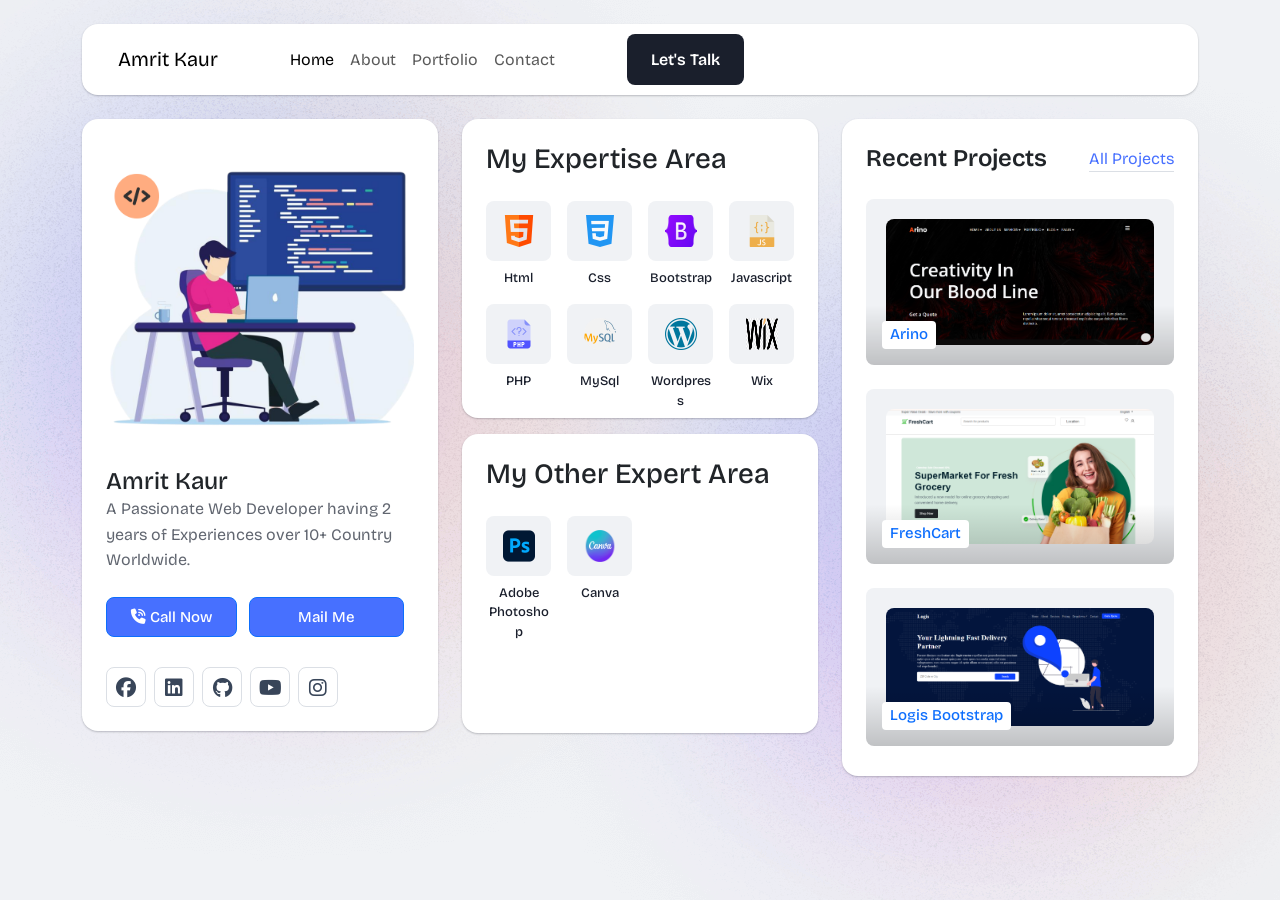
<file: index.html>
<!DOCTYPE html>
<html lang="en">

<head>
    <meta charset="UTF-8" />
    <meta name="viewport" content="width=device-width, initial-scale=1.0" />
    <title>Amrit Kaur</title>
    <!-- css here -->
    <link rel="stylesheet" href="assets/css/bootstrap.min.css" />
    <link rel="stylesheet" href="assets/fontawsome/css/all.min.css" />
    <link rel="stylesheet" href="assets/fontawsome/css/fontawesome.min.css" />
    <link rel="stylesheet" href="https://cdnjs.cloudflare.com/ajax/libs/font-awesome/6.7.2/css/all.min.css" />
    <link rel="stylesheet" href="assets/css/slick.css" />
    <link rel="stylesheet" href="assets/css/magnific-popup.css" />
    <link rel="stylesheet" href="assets/css/style.css" />
    <link rel="stylesheet" href="assets/css/responsive.css" />
</head>

<body>
    <div id="page-content">
        <header class="header-area">
            <nav class="navbar navbar-expand-lg">
                <div class="container">
                    <div class="menu-container">
                        <nav class="navbar navbar-expand-lg navbar-light">
                            <div class="container-fluid d-flex justify-content-between">
                                <a class="navbar-brand" href="./index.html">Amrit Kaur</a>
                                <button class="navbar-toggler" type="button" data-bs-toggle="collapse"
                                    data-bs-target="#navbarNavAltMarkup" aria-controls="navbarNavAltMarkup"
                                    aria-expanded="false" aria-label="Toggle navigation">
                                    <span class="navbar-toggler-icon"></span>
                                </button>
                                <div class="collapse navbar-collapse" id="navbarNavAltMarkup">
                                    <div class="navbar-nav px-lg-5">
                                        <a class="nav-link active" aria-current="page" href="./index.html">Home</a>
                                        <a class="nav-link" href="./about.html">About</a>
                                        <a class="nav-link" href="./portfolio.html">Portfolio</a>
                                        <a class="nav-link" href="./contact.html">Contact</a>
                                    </div>

                                    <div class="header-right-info">
                                        <a href="./contact.html" class="lets-talk-btn ">Let's Talk</a>
                                    </div>
                                </div>
                            </div>
                        </nav>
                    </div>
                </div>
            </nav>
        </header>

        <main class="my-2">
            <div class="container">
                <div class="row">
                    <div class="col-lg-8 col-md-8 col-sm-8 col-12">
                        <div class="row">
                            <div class="col-lg-6 col-md-6 col-sm-12 col-12 mt-3">
                                <div class="card">
                                    <div class="card-body">
                                        <div class="image">
                                            <!-- <img src="https://cdn.pixabay.com/photo/2023/10/18/10/50/butterfly-8323783_1280.jpg"
                                                alt="" class="img-fluid" /> -->
                                                <img src="./assets/img/images/profile.png" alt="" class="img-fluid">
                                        </div>
                                        <div class="text mt-3">
                                            <h4>Amrit Kaur</h4>
                                            <p>
                                                A Passionate Web Developer having 2 years of
                                                Experiences over 10+ Country Worldwide.
                                            </p>
                                            <div class="common-button-groups">
                                                <button class="btn btn-primary px-4 py-2">
                                                    <i class="fa-solid fa-phone-volume"></i>
                                                    <a href="91-9355244961"
                                                        class="text-white font-bold text-decoration-none">Call Now</a>
                                                </button>
                                                <button class="btn btn-primary px-5 py-2 ">
                                                    <a href="workspace.amritkaur@gmail.com"
                                                        class="text-white font-bold text-decoration-none">Mail Me</a>
                                                </button>
                                            </div>
                                            <div class="social-media-icon">
                                                <ul class="list-unstyled">
                                                    <li>
                                                        <a href="#"><i class="fab fa-facebook"></i></a>
                                                    </li>
                                                    <li>
                                                        <a href="https://www.linkedin.com/in/theamritkaur/"><i class="fab fa-linkedin"></i></a>
                                                    </li>
                                                    <li>
                                                        <a href="https://github.com/amritkaur10"><i class="fab fa-github"></i></a>
                                                    </li>
                                                    <li>
                                                        <a href="#"><i class="fab fa-youtube"></i></a>
                                                    </li>
                                                    <li>
                                                        <a href="#"><i class="fab fa-instagram"></i></a>
                                                    </li>
                                                </ul>
                                            </div>
                                        </div>
                                    </div>
                                </div>
                            </div>
                            <div class="col-lg-6 col-md-6 col-sm-12 col-12 mt-3">
                                <div class="row">
                                    <div class="col-12">
                                        <div class="card expertise-card">
                                            <div class="card-body">
                                                <h3>My Expertise Area</h3>
                                                <div class="expertise-main mt-24">
                                                    <div class="row g-3">
                                                        <div class="col-xl-3 col-md-3 col-sm-6 col-6">
                                                            <div class="expertise-item">
                                                                <div class="image text-center">
                                                                    <img src="assets/img/icons/html.png" alt="figma" />
                                                                </div>
                                                                <div class="text">
                                                                    <h4 class="title">Html</h4>
                                                                </div>
                                                            </div>
                                                        </div>
                                                        <div class="col-xl-3 col-md-3 col-sm-6 col-6">
                                                            <div class="expertise-item">
                                                                <div class="image text-center">
                                                                    <img src="assets/img/icons/css-3.png"
                                                                        alt="notion" />
                                                                </div>
                                                                <div class="text">
                                                                    <h4 class="title">Css</h4>
                                                                </div>
                                                            </div>
                                                        </div>
                                                        <div class="col-xl-3 col-md-3 col-sm-6 col-6">
                                                            <div class="expertise-item">
                                                                <div class="image text-center">
                                                                    <img src="assets/img/icons/bootstrap.png"
                                                                        alt="micro" />
                                                                </div>
                                                                <div class="text">
                                                                    <h4 class="title">Bootstrap</h4>
                                                                </div>
                                                            </div>
                                                        </div>
                                                        <div class="col-xl-3 col-md-3 col-sm-6 col-6">
                                                            <div class="expertise-item">
                                                                <div class="image text-center">
                                                                    <img src="assets/img/icons/javascript.png"
                                                                        alt="framer" />
                                                                </div>
                                                                <div class="text">
                                                                    <h4 class="title">Javascript</h4>
                                                                </div>
                                                            </div>
                                                        </div>
                                                        <div class="col-xl-3 col-md-3 col-sm-6 col-6">
                                                            <div class="expertise-item">
                                                                <div class="image text-center">
                                                                    <img src="assets/img/icons/php.png" alt="webflow" />
                                                                </div>
                                                                <div class="text">
                                                                    <h4 class="title">PHP</h4>
                                                                </div>
                                                            </div>
                                                        </div>
                                                        <div class="col-xl-3 col-md-3 col-sm-6 col-6">
                                                            <div class="expertise-item">
                                                                <div class="image text-center">
                                                                    <img src="assets/img/icons/mysql.png"
                                                                        alt="webflow" />
                                                                </div>
                                                                <div class="text">
                                                                    <h4 class="title">MySql</h4>
                                                                </div>
                                                            </div>
                                                        </div>
                                                        <div class="col-xl-3 col-md-3 col-sm-6 col-6">
                                                            <div class="expertise-item">
                                                                <div class="image text-center">
                                                                    <img src="assets/img/icons/wordpress.png"
                                                                        alt="webflow" />
                                                                </div>
                                                                <div class="text">
                                                                    <h4 class="title">Wordpress</h4>
                                                                </div>
                                                            </div>
                                                        </div>
                                                        <div class="col-xl-3 col-md-3 col-sm-6 col-6">
                                                            <div class="expertise-item">
                                                                <div class="image text-center">
                                                                    <img src="assets/img/icons/wix.png"
                                                                        alt="webflow" />
                                                                </div>
                                                                <div class="text">
                                                                    <h4 class="title">Wix</h4>
                                                                </div>
                                                            </div>
                                                        </div>
                                                    </div>
                                                </div>
                                            </div>
                                        </div>
                                        <div class="col-12"></div>
                                    </div>
                                    <div class="col-xl-12 mt-3">
                                        <div class="card expertise-card">
                                            <div class="card-body">
                                                <h3>My Other Expert Area</h3>
                                                <div class="expertise-main mt-24">
                                                    <div class="row g-3">
                                                        <div class="col-xl-3 col-md-3 col-sm-6 col-6">
                                                            <div class="expertise-item">
                                                                <div class="image text-center">
                                                                    <img src="assets/img/icons/photoshop.png"
                                                                        alt="photoshop" />
                                                                </div>
                                                                <div class="text">
                                                                    <h4 class="title">Adobe Photoshop</h4>
                                                                </div>
                                                            </div>
                                                        </div>
                                                        <div class="col-xl-3 col-md-3 col-sm-6 col-6">
                                                            <div class="expertise-item">
                                                                <div class="image text-center">
                                                                    <img src="assets/img/icons/Canva-New-Logo.png"
                                                                        alt="Canva" />
                                                                </div>
                                                                <div class="text">
                                                                    <h4 class="title">Canva</h4>
                                                                </div>
                                                            </div>
                                                        </div>
                                                    </div>
                                                </div>
                                            </div>
                                        </div>
                                        <div class="col-12"></div>
                                    </div>
                                </div>
                            </div>
                        </div>
                    </div>
                    <div class="col-lg-4 col-md-4 col-sm-4 col-12 mt-3">
                        <div class="card card-projects">
                            <div class="card-body" style="padding-bottom: 30px;">
                                <h3 class="card-title">Recent Projects <a class="link-btn" href="portfolio.html">All
                                        Projects
                                        <!-- <svg class="icon" width="20" height="20" viewBox="0 0 20 20"
                                            fill="none" xmlns="http://www.w3.org/2000/svg"> -->
                                        <!-- <path d="M4.16699 10H15.8337" stroke="#4770FF"
                                                stroke-width="1.5" stroke-linecap="round"
                                                stroke-linejoin="round" />
                                            <path d="M10.833 15L15.833 10" stroke="#4770FF"
                                                stroke-width="1.5" stroke-linecap="round"
                                                stroke-linejoin="round" />
                                            <path d="M10.833 5L15.833 10" stroke="#4770FF"
                                                stroke-width="1.5" stroke-linecap="round"
                                                stroke-linejoin="round" /> -->
                                        </svg>
                                    </a>
                                </h3>
                                <div class="projects-main mt-24">
                                    <div class="row g-4 parent-container">
                                        <div class="col-lg-12">
                                            <div class="project-item">
                                                <div class="image">
                                                    <img src="assets/img/projects/arino.png" alt="project-1"
                                                        class="img-fluid w-100">
                                                    <a href="assets/img/projects/arino.png"
                                                        class="gallery-popup full-image-preview parent-container">
                                                        <svg class="icon" xmlns="http://www.w3.org/2000/svg"
                                                            viewBox="0 0 20 20" fill="none" stroke="currentColor"
                                                            stroke-linecap="round" stroke-linejoin="round"
                                                            stroke-width="1.5">
                                                            <path d="M10 4.167v11.666M4.167 10h11.666">
                                                            </path>
                                                        </svg>
                                                    </a>
                                                    <div class="info">
                                                        <span class="category"><a
                                                                href="https://amritkaur10.github.io/arino/">
                                                                Arino</a></span>
                                                    </div>
                                                </div>
                                            </div>
                                        </div>
                                        <div class="col-lg-12">
                                            <div class="project-item">
                                                <div class="image">
                                                    <img src="assets/img/projects/freshcart.png" alt="project-2"
                                                        class="img-fluid w-100">
                                                    <a href="assets/img/projects/freshcart.png"
                                                        class="gallery-popup full-image-preview parent-container">
                                                        <svg class="icon" xmlns="http://www.w3.org/2000/svg"
                                                            viewBox="0 0 20 20" fill="none" stroke="currentColor"
                                                            stroke-linecap="round" stroke-linejoin="round"
                                                            stroke-width="1.5">
                                                            <path d="M10 4.167v11.666M4.167 10h11.666">
                                                            </path>
                                                        </svg>
                                                    </a>
                                                    <div class="info">
                                                        <span class="category"><a href="https://amritkaur10.github.io/freshcartt/">
                                                                FreshCart </a></span>
                                                    </div>
                                                </div>
                                            </div>
                                        </div>
                                        <div class="col-lg-12">
                                            <div class="project-item">
                                                <div class="image">
                                                    <img src="assets/img/projects/logis-bootstrap.png" alt="project-2"
                                                        class="img-fluid w-100">
                                                    <a href="assets/img/projects/logis-bootstrap.png"
                                                        class="gallery-popup full-image-preview parent-container">
                                                        <svg class="icon" xmlns="http://www.w3.org/2000/svg"
                                                            viewBox="0 0 20 20" fill="none" stroke="currentColor"
                                                            stroke-linecap="round" stroke-linejoin="round"
                                                            stroke-width="1.5">
                                                            <path d="M10 4.167v11.666M4.167 10h11.666">
                                                            </path>
                                                        </svg>
                                                    </a>
                                                    <div class="info">
                                                        <span class="category"><a href="https://amritkaur10.github.io/bootstrap/">
                                                                Logis Bootstrap </a></span>
                                                    </div>
                                                </div>
                                            </div>
                                        </div>
                                    </div>
                                </div>
                            </div>
                        </div>
                    </div>
                </div>
            </div>

            <div class="background-shapes">
                <div class="shape-1 common-shape">
                    <img src="assets/img/bg/banner-shape-1.png" alt="banner-shape-1">
                </div>
                <div class="shape-2 common-shape">
                    <img src="assets/img/bg/banner-shape-1.png" alt="banner-shape-1">
                </div>
                <div class="threed-shape-1 move-with-cursor" data-value="1">
                    <img src="assets/img/bg/object-3d-1.png" alt="object-3d-1">
                </div>
                <div class="threed-shape-2 move-with-cursor" data-value="1">
                    <img src="assets/img/bg/object-3d-2.png" alt="object-3d-2">
                </div>
            </div>
        </main>
    </div>

    <!-- JS here -->
    <script src="assets/js/vendor/jquery-3.6.0.min.js"></script>
    <script src="assets/js/bootstrap.bundle.min.js"></script>
    <script src="assets/js/jquery.magnific-popup.min.js"></script>
    <script src="assets/js/ajax-form.js"></script>
    <script src="assets/js/clipboard.min.js"></script>
    <script src="assets/js/slick.min.js"></script>
    <script src="assets/js/script.js"></script>
</body>

</html>
</file>
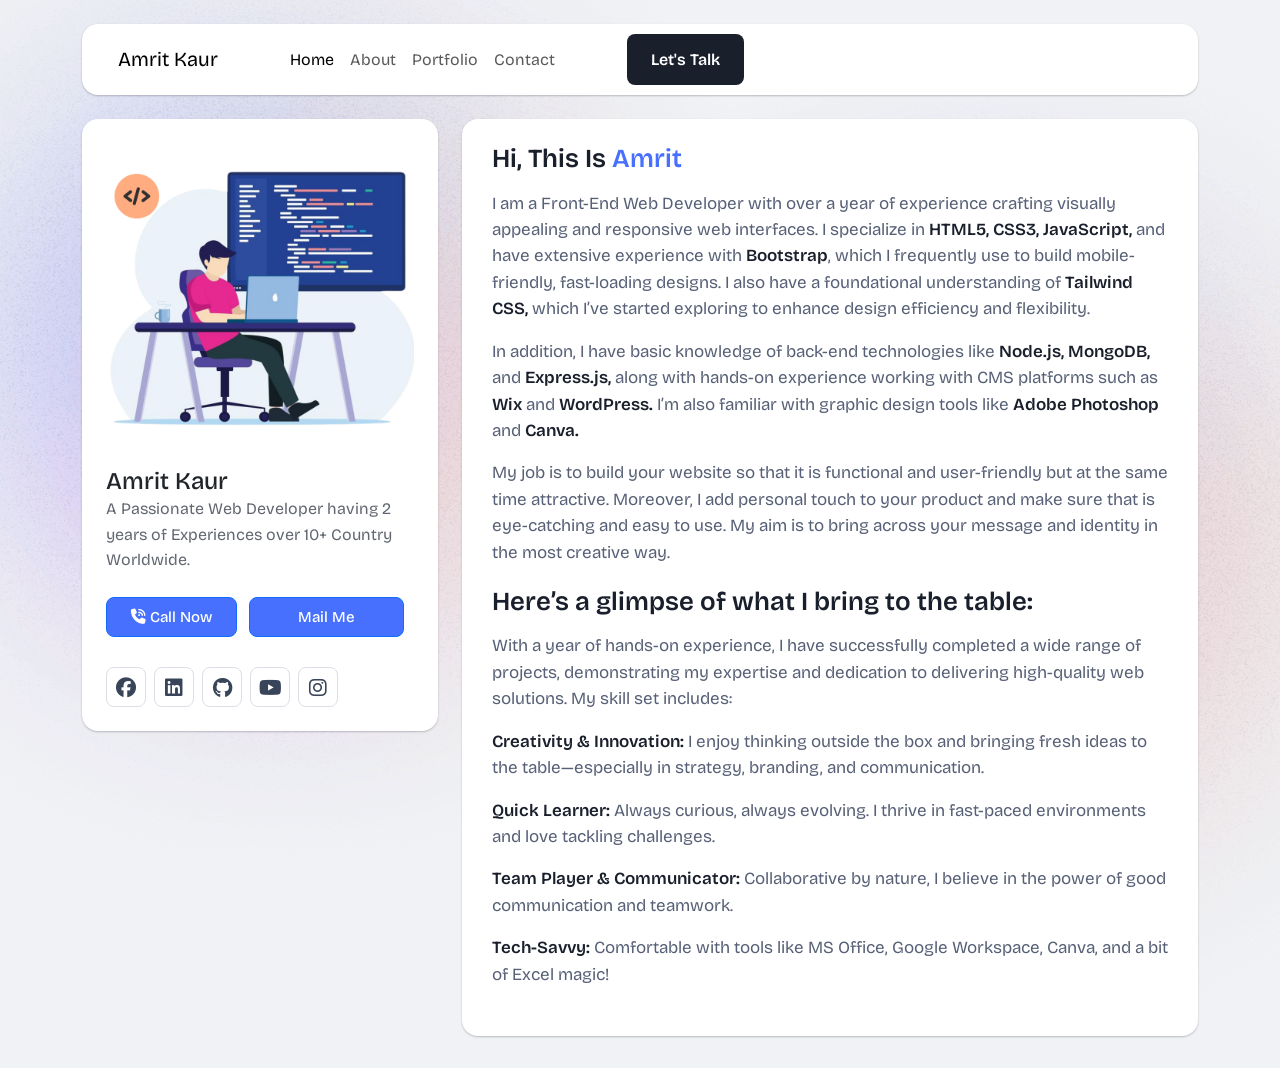
<file: about.html>
<!DOCTYPE html>
<html lang="en">

<head>
    <meta charset="UTF-8" />
    <meta name="viewport" content="width=device-width, initial-scale=1.0" />
    <title>About Me</title>
    <!-- css here -->
    <link rel="stylesheet" href="assets/css/bootstrap.min.css" />
    <link rel="stylesheet" href="assets/fontawsome/css/all.min.css" />
    <link rel="stylesheet" href="assets/fontawsome/css/fontawesome.min.css" />
    <link rel="stylesheet" href="https://cdnjs.cloudflare.com/ajax/libs/font-awesome/6.7.2/css/all.min.css" />
    <link rel="stylesheet" href="assets/css/slick.css" />
    <link rel="stylesheet" href="assets/css/magnific-popup.css" />
    <link rel="stylesheet" href="assets/css/style.css" />
    <link rel="stylesheet" href="assets/css/responsive.css" />
</head>

<body>
    <div id="page-content">
        <header class="header-area">
            <nav class="navbar navbar-expand-lg">
                <div class="container">
                    <div class="menu-container">
                        <nav class="navbar navbar-expand-lg navbar-light">
                            <div class="container-fluid d-flex justify-content-between">
                                <a class="navbar-brand" href="./index.html">Amrit Kaur</a>
                                <button class="navbar-toggler" type="button" data-bs-toggle="collapse"
                                    data-bs-target="#navbarNavAltMarkup" aria-controls="navbarNavAltMarkup"
                                    aria-expanded="false" aria-label="Toggle navigation">
                                    <span class="navbar-toggler-icon"></span>
                                </button>
                                <div class="collapse navbar-collapse" id="navbarNavAltMarkup">
                                    <div class="navbar-nav px-lg-5">
                                        <a class="nav-link active" aria-current="page" href="./index.html">Home</a>
                                        <a class="nav-link" href="./about.html">About</a>
                                        <a class="nav-link" href="./portfolio.html">Portfolio</a>
                                        <a class="nav-link" href="./contact.html">Contact</a>
                                    </div>

                                    <div class="header-right-info">
                                        <a href="./contact.html" class="lets-talk-btn ">Let's Talk</a>
                                    </div>
                                </div>
                            </div>
                        </nav>
                    </div>
                </div>
            </nav>
        </header>

        <main class="my-2">
            <div class="container">
                <div class="row">
                    <div class="col-lg-12 col-md-8 col-sm-8 col-12">
                        <div class="row">
                            <div class="col-lg-4 col-md-6 col-sm-12 col-12 mt-3">
                                <div class="card">
                                    <div class="card-body">
                                        <div class="image">
                                            <!-- <img src="https://cdn.pixabay.com/photo/2023/10/18/10/50/butterfly-8323783_1280.jpg"
                                                alt="" class="img-fluid" /> -->
                                            <img src="./assets/img/images/profile.png" alt="" class="img-fluid">

                                        </div>
                                        <div class="text mt-3">
                                            <h4>Amrit Kaur</h4>
                                            <p>
                                                A Passionate Web Developer having 2 years of
                                                Experiences over 10+ Country Worldwide.
                                            </p>
                                            <div class="common-button-groups">
                                                <button class="btn btn-primary px-4 py-2">
                                                    <i class="fa-solid fa-phone-volume"></i>
                                                    <a href="91-9355244961"
                                                        class="text-white font-bold text-decoration-none">Call Now</a>
                                                </button>
                                                <button class="btn btn-primary px-5 py-2 ">
                                                    <a href="workspace.amritkaur@gmail.com"
                                                        class="text-white font-bold text-decoration-none">Mail Me</a>
                                                </button>
                                            </div>
                                            <div class="social-media-icon">
                                                <ul class="list-unstyled">
                                                    <li>
                                                        <a href="#"><i class="fab fa-facebook"></i></a>
                                                    </li>
                                                    <li>
                                                        <a href="https://www.linkedin.com/in/theamritkaur/"><i class="fab fa-linkedin"></i></a>
                                                    </li>
                                                    <li>
                                                        <a href="https://github.com/amritkaur10"><i class="fab fa-github"></i></a>
                                                    </li>
                                                    <li>
                                                        <a href="#"><i class="fab fa-youtube"></i></a>
                                                    </li>
                                                    <li>
                                                        <a href="#"><i class="fab fa-instagram"></i></a>
                                                    </li>
                                                </ul>
                                            </div>
                                        </div>
                                    </div>
                                </div>
                            </div>
                            <div class="col-lg-8 col-md-8 col-sm-12 col-12 mt-3">
                                <div class="card content-box-card">
                                    <div class="card-body">
                                        <div class="top-info">
                                            <div class="text">
                                                <h1 class="main-title" style="font-size: 26px;">Hi, This Is <span>
                                                        Amrit</span>
                                                </h1>

                                                <p>
                                                    I am a Front-End Web Developer with over a year of experience
                                                    crafting visually appealing and responsive web interfaces. I
                                                    specialize in <b>HTML5, CSS3, JavaScript,</b> and have extensive
                                                    experience with <b>Bootstrap</b>, which I frequently use to build
                                                    mobile-friendly, fast-loading designs. I also have a foundational
                                                    understanding of <b>Tailwind CSS,</b> which I’ve started exploring
                                                    to enhance design efficiency and flexibility.
                                                </p>

                                                <p class="mt-3">
                                                    In addition, I have basic knowledge of back-end technologies like
                                                    <b>Node.js, MongoDB,</b> and <b>Express.js,</b> along with hands-on
                                                    experience working with CMS platforms such as <b>Wix</b> and
                                                    <b>WordPress.</b> I’m also familiar with graphic design tools like
                                                    <b>Adobe Photoshop</b> and <b>Canva.</b>
                                                </p>

                                                <p class="mt-3">
                                                    My job is to build your website so that it is functional and
                                                    user-friendly but at the same time attractive. Moreover, I add
                                                    personal touch to your product and make sure that is eye-catching
                                                    and easy to use. My aim is to bring across your message and identity
                                                    in the most creative way.
                                                </p>
                                                <!-- <p>Currently, I am pursuing Bachelor of Commerce
                                                    (B.COM.) to further deepen my
                                                    knowledge in the field.</p> -->

                                                <h2 class="main-title mt-4" style="font-size: 26px;">Here’s a glimpse of
                                                    what I bring to the table:</h2>
                                                <p>With a year of hands-on experience, I have successfully completed a
                                                    wide range of projects, demonstrating my expertise and dedication to
                                                    delivering high-quality web solutions. My skill set includes:</p>


                                                <p class="mt-3"><b>Creativity & Innovation: </b> I enjoy thinking
                                                    outside the box and bringing fresh ideas to the table—especially in
                                                    strategy, branding, and communication.</p>

                                                <p class="mt-3"><b>Quick Learner: </b> Always curious, always evolving.
                                                    I thrive in fast-paced environments and love tackling challenges.
                                                </p>

                                                <p class="mt-3"><b>Team Player & Communicator: </b>Collaborative by
                                                    nature, I believe in the power of good communication and teamwork.
                                                </p>

                                                <p class="mt-3"><b>Tech-Savvy: </b>Comfortable with tools like MS
                                                    Office, Google Workspace, Canva, and a bit of Excel magic!</p>

                                            </div>
                                            <!-- <div class="available-btn">
                                          <span><i class="fas fa-circle"></i> Available For Hire</span>
                                        </div> -->
                                        </div>
                                        <!-- <div class="counter-area">
                                        <div class="counter">
                                          <div class="counter-item">
                                            <h3 class="number">40+</h3>
                                            <p class="subtitle">Year of Experience</p>
                                          </div>
                                          <div class="counter-item">
                                            <h3 class="number">75+</h3>
                                            <p class="subtitle">Project Completed
                                            </p>
                                          </div>
                                          <div class="counter-item">
                                            <h3 class="number">70+</h3>
                                            <p class="subtitle">Happy Client
                                            </p>
                                          </div>
                                        </div>
                                      </div> -->
                                    </div>
                                </div>
                            </div>
                        </div>
                    </div>

                </div>
            </div>

            <div class="background-shapes">
                <div class="shape-1 common-shape">
                    <img src="assets/img/bg/banner-shape-1.png" alt="banner-shape-1">
                </div>
                <div class="shape-2 common-shape">
                    <img src="assets/img/bg/banner-shape-1.png" alt="banner-shape-1">
                </div>
                <div class="threed-shape-1 move-with-cursor" data-value="1">
                    <img src="assets/img/bg/object-3d-1.png" alt="object-3d-1">
                </div>
                <div class="threed-shape-2 move-with-cursor" data-value="1">
                    <img src="assets/img/bg/object-3d-2.png" alt="object-3d-2">
                </div>
            </div>
        </main>
    </div>

    <!-- JS here -->
    <script src="assets/js/vendor/jquery-3.6.0.min.js"></script>
    <script src="assets/js/bootstrap.bundle.min.js"></script>
    <script src="assets/js/jquery.magnific-popup.min.js"></script>
    <script src="assets/js/ajax-form.js"></script>
    <script src="assets/js/clipboard.min.js"></script>
    <script src="assets/js/slick.min.js"></script>
    <script src="assets/js/script.js"></script>
</body>

</html>
</file>
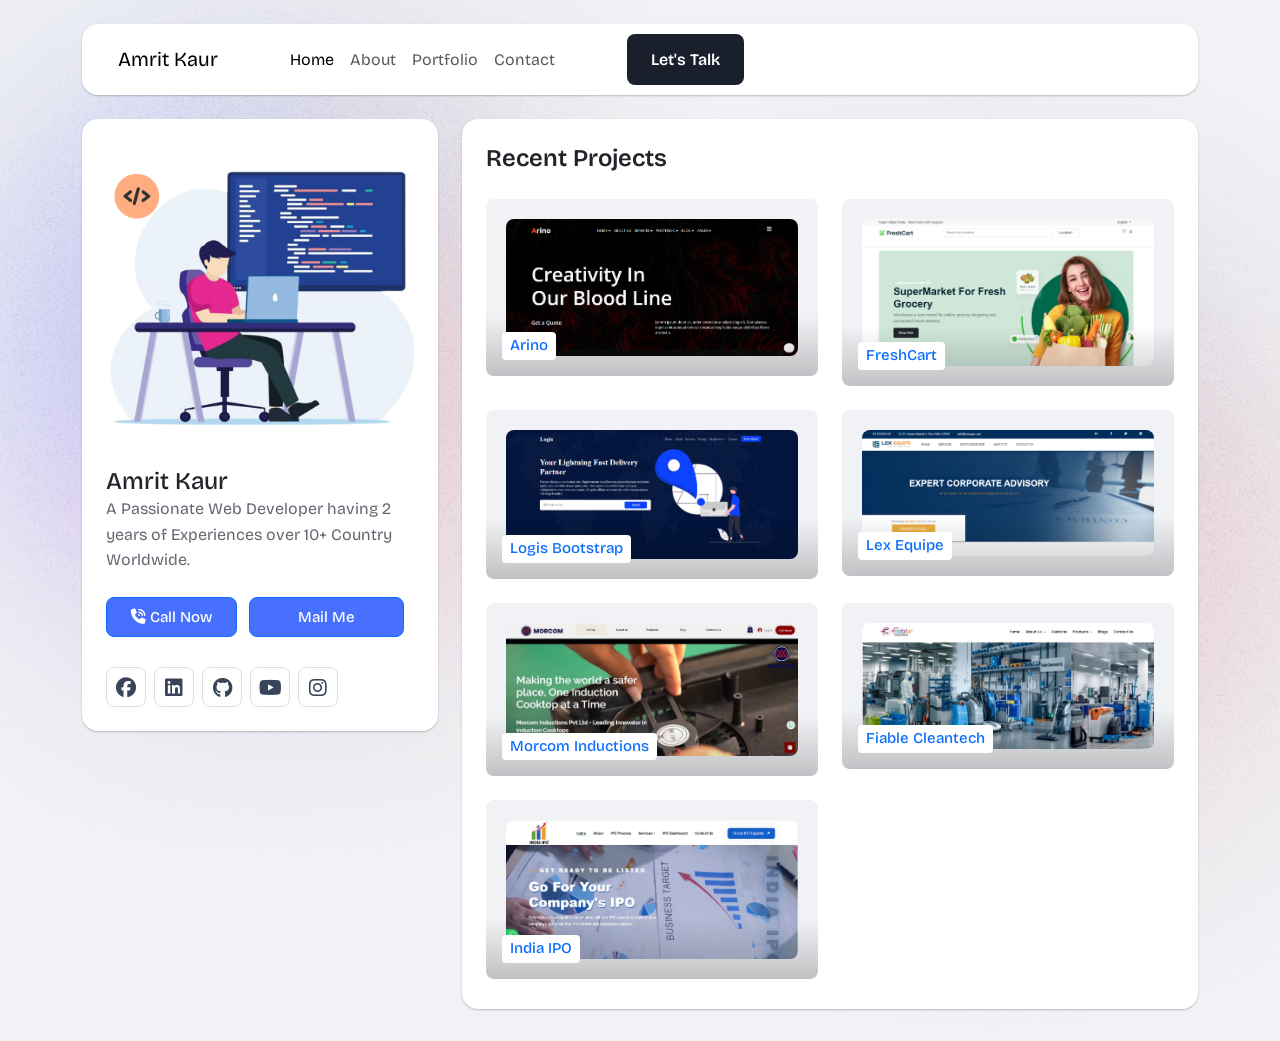
<file: portfolio.html>
<!DOCTYPE html>
<html lang="en">

<head>
    <meta charset="UTF-8" />
    <meta name="viewport" content="width=device-width, initial-scale=1.0" />
    <title>Portfolio</title>
    <!-- css here -->
    <link rel="stylesheet" href="assets/css/bootstrap.min.css" />
    <link rel="stylesheet" href="assets/fontawsome/css/all.min.css" />
    <link rel="stylesheet" href="assets/fontawsome/css/fontawesome.min.css" />
    <link rel="stylesheet" href="https://cdnjs.cloudflare.com/ajax/libs/font-awesome/6.7.2/css/all.min.css" />
    <link rel="stylesheet" href="assets/css/slick.css" />
    <link rel="stylesheet" href="assets/css/magnific-popup.css" />
    <link rel="stylesheet" href="assets/css/style.css" />
    <link rel="stylesheet" href="assets/css/responsive.css" />
</head>

<body>
    <div id="page-content">
        <header class="header-area">
            <nav class="navbar navbar-expand-lg">
                <div class="container">
                    <div class="menu-container">
                        <nav class="navbar navbar-expand-lg navbar-light">
                            <div class="container-fluid d-flex justify-content-between">
                                <a class="navbar-brand" href="./index.html">Amrit Kaur</a>
                                <button class="navbar-toggler" type="button" data-bs-toggle="collapse"
                                    data-bs-target="#navbarNavAltMarkup" aria-controls="navbarNavAltMarkup"
                                    aria-expanded="false" aria-label="Toggle navigation">
                                    <span class="navbar-toggler-icon"></span>
                                </button>
                                <div class="collapse navbar-collapse" id="navbarNavAltMarkup">
                                    <div class="navbar-nav px-lg-5">
                                        <a class="nav-link active" aria-current="page" href="./index.html">Home</a>
                                        <a class="nav-link" href="./about.html">About</a>
                                        <a class="nav-link" href="./portfolio.html">Portfolio</a>
                                        <a class="nav-link" href="./contact.html">Contact</a>
                                    </div>

                                    <div class="header-right-info">
                                        <a href="./contact.html" class="lets-talk-btn ">Let's Talk</a>
                                    </div>
                                </div>
                            </div>
                        </nav>
                    </div>
                </div>
            </nav>
        </header>

        <main class="my-2">
            <div class="container">
                <div class="row">
                    <div class="col-lg-12 col-md-8 col-sm-8 col-12">
                        <div class="row">
                            <div class="col-lg-4 col-md-6 col-sm-12 col-12 mt-3">
                                <div class="card">
                                    <div class="card-body">
                                        <div class="image">
                                            <!-- <img src="https://cdn.pixabay.com/photo/2023/10/18/10/50/butterfly-8323783_1280.jpg"
                                                alt="" class="img-fluid" /> -->
                                                <img src="./assets/img/images/profile.png" alt="" class="img-fluid">
                                        </div>
                                        <div class="text mt-3">
                                            <h4>Amrit Kaur</h4>
                                            <p>
                                                A Passionate Web Developer having 2 years of
                                                Experiences over 10+ Country Worldwide.
                                            </p>
                                            <div class="common-button-groups">
                                                <button class="btn btn-primary px-4 py-2">
                                                    <i class="fa-solid fa-phone-volume"></i>
                                                    <a href="91-9355244961"
                                                        class="text-white font-bold text-decoration-none">Call Now</a>
                                                </button>
                                                <button class="btn btn-primary px-5 py-2 ">
                                                    <a href="workspace.amritkaur@gmail.com"
                                                        class="text-white font-bold text-decoration-none">Mail Me</a>
                                                </button>
                                            </div>
                                            <div class="social-media-icon">
                                                <ul class="list-unstyled">
                                                    <li>
                                                        <a href="#"><i class="fab fa-facebook"></i></a>
                                                    </li>
                                                    <li>
                                                        <a href="https://www.linkedin.com/in/theamritkaur/"><i class="fab fa-linkedin"></i></a>
                                                    </li>
                                                    <li>
                                                        <a href="https://github.com/amritkaur10"><i class="fab fa-github"></i></a>
                                                    </li>
                                                    <li>
                                                        <a href="#"><i class="fab fa-youtube"></i></a>
                                                    </li>
                                                    <li>
                                                        <a href="#"><i class="fab fa-instagram"></i></a>
                                                    </li>
                                                </ul>
                                            </div>
                                        </div>
                                    </div>
                                </div>
                            </div>
                            <div class="col-lg-8 col-md-8 col-sm-12 col-12 mt-3">
                                <div class="card card-projects">
                                    <div class="card-body" style="padding-bottom: 30px;">
                                        <h3 class="card-title">Recent Projects 
                                            <!-- <a class="link-btn" href="portfolio.html">All
                                                Projects
                                            </a> -->
                                        </h3>
                                        <div class="projects-main mt-24">
                                            <div class="row g-4 parent-container">
                                                <div class="col-lg-6 col-md-6 col-sm-12 col-12">
                                                    <div class="project-item">
                                                        <div class="image">
                                                            <img src="assets/img/projects/arino.png" alt="project-1"
                                                                class="img-fluid w-100">
                                                            <a href="assets/img/projects/arino.png"
                                                                class="gallery-popup full-image-preview parent-container">
                                                                <svg class="icon" xmlns="http://www.w3.org/2000/svg"
                                                                    viewBox="0 0 20 20" fill="none" stroke="currentColor"
                                                                    stroke-linecap="round" stroke-linejoin="round"
                                                                    stroke-width="1.5">
                                                                    <path d="M10 4.167v11.666M4.167 10h11.666">
                                                                    </path>
                                                                </svg>
                                                            </a>
                                                            <div class="info">
                                                                <span class="category"><a
                                                                        href="https://amritkaur10.github.io/arino/">
                                                                        Arino</a></span>
                                                            </div>
                                                        </div>
                                                    </div>
                                                </div>
                                                <div class="col-lg-6 col-md-6 col-sm-12 col-12">
                                                    <div class="project-item">
                                                        <div class="image">
                                                            <img src="assets/img/projects/freshcart.png" alt="project-2"
                                                                class="img-fluid w-100">
                                                            <a href="assets/img/projects/freshcart.png"
                                                                class="gallery-popup full-image-preview parent-container">
                                                                <svg class="icon" xmlns="http://www.w3.org/2000/svg"
                                                                    viewBox="0 0 20 20" fill="none" stroke="currentColor"
                                                                    stroke-linecap="round" stroke-linejoin="round"
                                                                    stroke-width="1.5">
                                                                    <path d="M10 4.167v11.666M4.167 10h11.666">
                                                                    </path>
                                                                </svg>
                                                            </a>
                                                            <div class="info">
                                                                <span class="category"><a href="https://amritkaur10.github.io/freshcartt/">
                                                                        FreshCart </a></span>
                                                            </div>
                                                        </div>
                                                    </div>
                                                </div>
                                                <div class="col-lg-6 col-md-6 col-sm-12 col-12">
                                                    <div class="project-item">
                                                        <div class="image">
                                                            <img src="assets/img/projects/logis-bootstrap.png" alt="project-2"
                                                                class="img-fluid w-100">
                                                            <a href="assets/img/projects/logis-bootstrap.png"
                                                                class="gallery-popup full-image-preview parent-container">
                                                                <svg class="icon" xmlns="http://www.w3.org/2000/svg"
                                                                    viewBox="0 0 20 20" fill="none" stroke="currentColor"
                                                                    stroke-linecap="round" stroke-linejoin="round"
                                                                    stroke-width="1.5">
                                                                    <path d="M10 4.167v11.666M4.167 10h11.666">
                                                                    </path>
                                                                </svg>
                                                            </a>
                                                            <div class="info">
                                                                <span class="category"><a href="https://amritkaur10.github.io/bootstrap/">
                                                                        Logis Bootstrap </a></span>
                                                            </div>
                                                        </div>
                                                    </div>
                                                </div>
                                                <div class="col-lg-6 col-md-6 col-sm-12 col-12">
                                                    <div class="project-item">
                                                        <div class="image">
                                                            <img src="assets/img/projects/lex-equipe.png" alt="project-2"
                                                                class="img-fluid w-100">
                                                            <a href="assets/img/projects/lex-equipe.png"
                                                                class="gallery-popup full-image-preview parent-container">
                                                                <svg class="icon" xmlns="http://www.w3.org/2000/svg"
                                                                    viewBox="0 0 20 20" fill="none" stroke="currentColor"
                                                                    stroke-linecap="round" stroke-linejoin="round"
                                                                    stroke-width="1.5">
                                                                    <path d="M10 4.167v11.666M4.167 10h11.666">
                                                                    </path>
                                                                </svg>
                                                            </a>
                                                            <div class="info">
                                                                <span class="category"><a href="https://amritkaur10.github.io/lexequipe/">
                                                                        Lex Equipe </a></span>
                                                            </div>
                                                        </div>
                                                    </div>
                                                </div>
                                                <div class="col-lg-6 col-md-6 col-sm-12 col-12">
                                                    <div class="project-item">
                                                        <div class="image">
                                                            <img src="assets/img/projects/morcom.jpeg" alt="project-2"
                                                                class="img-fluid w-100">
                                                            <a href="assets/img/projects/morcom.jpeg"
                                                                class="gallery-popup full-image-preview parent-container">
                                                                <svg class="icon" xmlns="http://www.w3.org/2000/svg"
                                                                    viewBox="0 0 20 20" fill="none" stroke="currentColor"
                                                                    stroke-linecap="round" stroke-linejoin="round"
                                                                    stroke-width="1.5">
                                                                    <path d="M10 4.167v11.666M4.167 10h11.666">
                                                                    </path>
                                                                </svg>
                                                            </a>
                                                            <div class="info">
                                                                <span class="category"><a href="https://www.morcom.in/">
                                                                        Morcom Inductions </a></span>
                                                            </div>
                                                        </div>
                                                    </div>
                                                </div>
                                                <div class="col-lg-6 col-md-6 col-sm-12 col-12">
                                                    <div class="project-item">
                                                        <div class="image">
                                                            <img src="assets/img/projects/fiable.jpeg" alt="project-2"
                                                                class="img-fluid w-100">
                                                            <a href="assets/img/projects/fiable.jpeg"
                                                                class="gallery-popup full-image-preview parent-container">
                                                                <svg class="icon" xmlns="http://www.w3.org/2000/svg"
                                                                    viewBox="0 0 20 20" fill="none" stroke="currentColor"
                                                                    stroke-linecap="round" stroke-linejoin="round"
                                                                    stroke-width="1.5">
                                                                    <path d="M10 4.167v11.666M4.167 10h11.666">
                                                                    </path>
                                                                </svg>
                                                            </a>
                                                            <div class="info">
                                                                <span class="category"><a href="https://fiablecleantech.com/">
                                                                        Fiable Cleantech </a></span>
                                                            </div>
                                                        </div>
                                                    </div>
                                                </div>
                                                <!-- <div class="col-lg-6 col-md-6 col-sm-12 col-12">
                                                    <div class="project-item">
                                                        <div class="image">
                                                            <img src="assets/img/projects" alt="project-2"
                                                                class="img-fluid w-100">
                                                            <a href="assets/img/projects"
                                                                class="gallery-popup full-image-preview parent-container">
                                                                <svg class="icon" xmlns="http://www.w3.org/2000/svg"
                                                                    viewBox="0 0 20 20" fill="none" stroke="currentColor"
                                                                    stroke-linecap="round" stroke-linejoin="round"
                                                                    stroke-width="1.5">
                                                                    <path d="M10 4.167v11.666M4.167 10h11.666">
                                                                    </path>
                                                                </svg>
                                                            </a>
                                                            <div class="info">
                                                                <span class="category"><a href="https://cuddlekids.in/gift">
                                                                        Suryodaya Textiles </a></span>
                                                            </div>
                                                        </div>
                                                    </div>
                                                </div>
                                                <div class="col-lg-6 col-md-6 col-sm-12 col-12">
                                                    <div class="project-item">
                                                        <div class="image">
                                                            <img src="assets/img/projects" alt="project-2"
                                                                class="img-fluid w-100">
                                                            <a href="assets/img/projects"
                                                                class="gallery-popup full-image-preview parent-container">
                                                                <svg class="icon" xmlns="http://www.w3.org/2000/svg"
                                                                    viewBox="0 0 20 20" fill="none" stroke="currentColor"
                                                                    stroke-linecap="round" stroke-linejoin="round"
                                                                    stroke-width="1.5">
                                                                    <path d="M10 4.167v11.666M4.167 10h11.666">
                                                                    </path>
                                                                </svg>
                                                            </a>
                                                            <div class="info">
                                                                <span class="category"><a href="https://cuddlekids.in/gift">
                                                                        Ignecon Services </a></span>
                                                            </div>
                                                        </div>
                                                    </div>
                                                </div> -->
                                                <div class="col-lg-6 col-md-6 col-sm-12 col-12">
                                                    <div class="project-item">
                                                        <div class="image">
                                                            <img src="assets/img/projects/indiaipo.png" alt="project-2"
                                                                class="img-fluid w-100">
                                                            <a href="assets/img/projects/indiaipo.png"
                                                                class="gallery-popup full-image-preview parent-container">
                                                                <svg class="icon" xmlns="http://www.w3.org/2000/svg"
                                                                    viewBox="0 0 20 20" fill="none" stroke="currentColor"
                                                                    stroke-linecap="round" stroke-linejoin="round"
                                                                    stroke-width="1.5">
                                                                    <path d="M10 4.167v11.666M4.167 10h11.666">
                                                                    </path>
                                                                </svg>
                                                            </a>
                                                            <div class="info">
                                                                <span class="category"><a href="https://indiaipo.in/">
                                                                        India IPO </a></span>
                                                            </div>
                                                        </div>
                                                    </div>
                                                </div>
                                                <!-- <div class="col-lg-6 col-md-6 col-sm-12 col-12">
                                                    <div class="project-item">
                                                        <div class="image">
                                                            <img src="assets/img/projects/braevo.jpg" alt="project-2"
                                                                class="img-fluid w-100">
                                                            <a href="assets/img/projects/braevo.jpg"
                                                                class="gallery-popup full-image-preview parent-container">
                                                                <svg class="icon" xmlns="http://www.w3.org/2000/svg"
                                                                    viewBox="0 0 20 20" fill="none" stroke="currentColor"
                                                                    stroke-linecap="round" stroke-linejoin="round"
                                                                    stroke-width="1.5">
                                                                    <path d="M10 4.167v11.666M4.167 10h11.666">
                                                                    </path>
                                                                </svg>
                                                            </a>
                                                            <div class="info">
                                                                <span class="category"><a href="https://cuddlekids.in/gift">
                                                                        Braevo </a></span>
                                                            </div>
                                                        </div>
                                                    </div>
                                                </div> -->
                                            </div>
                                        </div>
                                    </div>
                                </div>
                            </div>
                        </div>
                    </div>
                   
                </div>
            </div>

            <div class="background-shapes">
                <div class="shape-1 common-shape">
                    <img src="assets/img/bg/banner-shape-1.png" alt="banner-shape-1">
                </div>
                <div class="shape-2 common-shape">
                    <img src="assets/img/bg/banner-shape-1.png" alt="banner-shape-1">
                </div>
                <div class="threed-shape-1 move-with-cursor" data-value="1">
                    <img src="assets/img/bg/object-3d-1.png" alt="object-3d-1">
                </div>
                <div class="threed-shape-2 move-with-cursor" data-value="1">
                    <img src="assets/img/bg/object-3d-2.png" alt="object-3d-2">
                </div>
            </div>
        </main>
    </div>

    <!-- JS here -->
    <script src="assets/js/vendor/jquery-3.6.0.min.js"></script>
    <script src="assets/js/bootstrap.bundle.min.js"></script>
    <script src="assets/js/jquery.magnific-popup.min.js"></script>
    <script src="assets/js/ajax-form.js"></script>
    <script src="assets/js/clipboard.min.js"></script>
    <script src="assets/js/slick.min.js"></script>
    <script src="assets/js/script.js"></script>
</body>

</html>
</file>
<file: assets/css/responsive.css>
@media (max-width:1399.98px) {
  .common-button-groups .btn {
    padding: 16px 13px;
    font-size: 15px;
  }

  .card-title {
    gap: 15px;
  }

  .background-shapes .threed-shape-1 {
    display: none;
  }

  .background-shapes .threed-shape-2 {
    display: none;
  }

  .work-experiance-card .work-experiance-slider li {
    display: flex !important;
    gap: 5px;
  }

  .work-experiance-card .work-experiance-slider li .date {
    margin-right: 30px;
  }

  .content-box-card .working-with-area .working-with-main {
    gap: 16px;
  }

  .article-publications-item .text .title {
    font-size: 20px;
  }

  .services .services-item {
    height: 100%;
  }

  .content-box-card .frequently-asked-questions .accordion-button {
    font-size: 18px;
    line-height: 1.5em;
  }

  .content-box-card .frequently-asked-questions .accordion-button {
    padding: 20px 24px;
  }

  .content-box-card .frequently-asked-questions .accordion-body p {
    font-size: 16px;
  }

  .portfolio-area .portfolio-item .image {
    padding: 24px;
  }

  .article-details-area .article-details-text .main-title {
    font-size: 24px;
    line-height: 1.3em;
  }

  .article-details-area .article-details-text p {
    font-size: 16px;
  }

  .article-details-area .article-details-text blockquote p {
    font-size: 16px;
  }

  .article-details-area .article-details-text .listed-info li {
    font-size: 16px;
    padding-bottom: 10px;
  }

  .leave-comments-area .comments-box {
    padding: 18px;
  }
}

@media (max-width:1199.98px) {
  .navbar .navbar-main {
    position: fixed;
    top: 0;
    left: -260px;
    width: 260px;
    height: 100%;
    background-color: var(--white);
    z-index: 9999;
    padding: 24px;
    transition: all linear 0.2s;
  }

  .header-area .container .navbar-main {
    flex-direction: column;
    overflow-y: auto;
  }

  .header-area .container .inner-logo {
    width: 100%;
    padding: 0 10px;
  }

  .header-area .container .navbar-info {
    margin: 0;
    margin-top: 26px;
    margin-bottom: 30px;
    width: 100%;
  }

  .header-area .navbar-info .nav-item {
    margin-bottom: 8px;
    display: block;
  }

  .header-area .header-right-info .lets-talk-btn {
    display: block;
    width: 100%;
  }

  .header-right-info {
    display: block !important;
    margin-top: auto;
    width: 100%;
  }

  .header-area .header-right-info .lets-talk-btn {
    margin-left: 0;
    text-align: center;
  }

  .header-area .header-right-info .theme-control-btn span {
    width: 100%;
    justify-content: flex-start;
    height: 40px;
    padding: 0 15px;
  }

  .header-area .header-right-info .theme-control-btn span small {
    font-size: 14px;
    font-weight: 400;
    color: #576076;
    margin-left: 10px;
  }

  .header-area .header-right-info .theme-control-btn {
    background-color: transparent;
    border: 0;
    width: 100%;
    margin-bottom: 12px;
  }

  .mobile-menu-overlay {
    position: fixed;
    top: 0;
    left: 0;
    width: 100%;
    height: 100%;
    background-color: rgba(14, 16, 24, 0.5);
    z-index: 999;
    visibility: hidden;
    opacity: 0;
    transition: all linear 0.2s;
  }

  .header-area .menu-container {
    justify-content: space-between;
    align-items: center;
    padding: 14px 10px 10px 6px;
  }

  .mobile-menu-overlay.show {
    visibility: visible;
    opacity: 1;
  }

  .profile-card .image {
    aspect-ratio: 6 / 4;
  }

  .profile-card .image img {
    object-fit: cover;
    height: 100%;
  }

  .common-button-groups .btn {
    padding: 16px 24px;
    font-size: 16px;
  }

  .expertise-card {
    height: unset;
  }

  .content-box-card .card-body {
    padding: 24px 20px 24px;
  }

  .content-box-card .top-info {
    display: flex;
    flex-direction: column;
  }

  .content-box-card .available-btn span {
    font-size: 16px;
    display: inline-block;
  }

  .content-box-card .available-btn {
    order: 1;
  }

  .content-box-card .top-info .text {
    order: 2;
  }

  .content-box-card .top-info .text {
    max-width: unset;
  }

  .content-box-card .top-info {
    gap: 24px;
  }

  .content-box-card .top-info .main-title {
    font-size: 30px;
    line-height: 1.2em;
  }

  .content-box-card .top-info p {
    font-size: 18px;
    line-height: 1.5em;
  }

  .content-box-card .top-info p b {
    font-size: 18px;
  }

  .content-box-card .main-common-title {
    font-size: 24px;
    line-height: 1.3em;
  }

  .content-box-card .working-with-area .working-with-main {
    gap: 8px;
  }

  .content-box-card .working-with-area .working-with-main .items {
    width: 60px;
    border-radius: 8px;
    height: 60px;
  }

  .content-box-card .working-with-area .working-with-main .items img {
    width: 32px;
    height: 32px;
  }

  .content-box-card .client-feedback-slider .icon {
    top: -65px;
  }

  .content-box-card .counter-area .counter .counter-item .number {
    font-size: 30px;
    line-height: 1.2em;
  }

  .content-box-card .counter-area .circle-area {
    display: none;
  }

  .content-box-card .top-info {
    margin-bottom: 20px;
  }

  .content-box-card .counter-area {
    margin-bottom: 40px;
  }

  .portfolio-area .portfolio-item .text .info .title {
    font-size: 20px;
    line-height: 1.4em;
  }

  .article-details-card {
    padding-top: 24px !important;
  }

  .contact-card .common-button-groups {
    margin-top: 0px;
    order: 2;
  }

  .portfolio-details-area .more-info-block .more-info-title {
    font-size: 24px;
    margin-bottom: 14px;
  }

  .portfolio-details-area .prev-and-next-btn .btn {
    font-size: 20px;
  }
}

@media (max-width:991.98px) {
  .services-item {
    padding: 16px 13px 16px 13px;
  }

  .content-box-card .working-with-area .working-with-main .items {
    width: 57px;
    height: 57px;
  }

  .article-details-area .article-details-text {
    margin-top: 26px;
  }

  .article-details-area .article-details-text .main-title {
    margin-bottom: 24px;
  }

  .article-details-area .article-details-text .tags-and-share {
    margin-bottom: 40px;
  }

  .leave-comments-area {
    margin-top: 20px;
  }

  .portfolio-details-area .prev-and-next-btn {
    column-gap: 16px;
  }
}

@media (max-width:767.98px) {
  .content-box-card .working-with-area .working-with-main .items {
    width: 73px;
    height: 73px;
  }

  .content-box-card .awards-recognitions .awards-item {
    display: block;
  }

  .content-box-card .awards-recognitions .awards-item .award-name {
    display: block;
  }

  .content-box-card .awards-recognitions .awards-item .award-name .icon {
    margin-bottom: 15px;
  }

  .content-box-card .awards-recognitions .awards-item .project-btn {
    text-align: right;
    margin-top: 15px;
  }

  .content-box-card .awards-recognitions .awards-item .winner-tag {
    margin-top: 15px;
  }

  .content-box-card .work-together-slider a {
    font-size: 30px;
    line-height: 1.2em;
  }

  .portfolio-area .portfolio-item .text .info .title {
    font-size: 18px;
  }

  .portfolio-area .portfolio-item .image {
    padding: 14px;
    border-radius: 8px;
  }

  .article-details-area .article-details-text .tags-and-share {
    display: flex;
    justify-content: space-between;
    gap: 20px;
    align-items: flex-start;
    margin-top: 30px;
    margin-bottom: 60px;
    flex-direction: column;
    justify-content: flex-start;
  }

  .portfolio-details-text {
    flex-direction: column;
  }

  .portfolio-details-text .overview {
    margin-top: 20px;
  }

  .portfolio-details-text .short-info {
    max-width: 100%;
  }

  .portfolio-details-area .prev-and-next-btn {
    column-gap: 16px;
  }
}

@media (max-width:575.98px) {
  .common-button-groups .btn.btn-copy {
    margin-top: 8px;
  }

  .work-experiance-card .work-experiance-slider li {
    flex-direction: column;
  }

  .card-title {
    gap: 6px;
    flex-direction: column;
    align-items: flex-start;
  }

  .services-item {
    height: 100%;
  }

  .services-item {
    padding: 10px 10px 14px 10px;
  }

  .content-box-card .counter-area .counter {
    max-width: 100%;
  }

  .content-box-card .counter-area .counter {
    gap: 26px;
    flex-wrap: wrap;
  }

  .content-box-card .client-feedback .feedback-item .feedback-top-info {
    gap: 25px;
  }

  .content-box-card .client-feedback-slider .icon.left {
    right: unset;
    left: 12px;
  }

  .content-box-card .client-feedback-slider .icon.right {
    left: 58px;
  }

  .client-feedback .main-common-title {
    padding-bottom: 56px;
  }

  .content-box-card .article-publications-slider .icon.left {
    right: unset;
    left: 12px;
  }

  .content-box-card .article-publications-slider .icon.right {
    left: 58px;
  }

  .article-publications .main-common-title {
    padding-bottom: 56px;
  }

  .portfolio-area .portfolio-item .text {
    padding: 24px 0;
    gap: 5px;
    flex-direction: column;
    padding-top: 14px;
  }

  .portfolio-area .portfolio-item .text .info .title {
    border-bottom: none;
  }

  .portfolio-details-area .prev-and-next-btn {
    flex-direction: column;
    row-gap: 12px;
  }

  .portfolio-details-area .prev-and-next-btn .btn {
    width: 100%;
    font-size: 18px;
    height: 64px;
  }
}
</file>
<file: assets/css/style.css>
/*
  Theme Name: Bentofolio - Bootstrap Personal Portfolio Template
  Support: marveltheme@gmail.com
  Description: Bentofolio - Bootstrap Personal Portfolio Template
  Version: 1.0
*/

/* CSS Index
============================
01. Variable CSS
02. Common CSS
03. Header
04. Home
05. About
06. Services
07. Portfolio
08. Blog
09. Contact
10. Footer
11. Theme Control
============================
*/

/*=============================
	1. Google Fonts
===============================*/
@import url('https://fonts.googleapis.com/css2?family=Bricolage+Grotesque:opsz,wght@12..96,300;12..96,400;12..96,500;12..96,600;12..96,700&amp;display=swap');

/*=============================
	01. Variable CSS start
===============================*/

:root {
	--font-family: "Bricolage Grotesque", sans-serif;
	--primary: #4770FF;
	--black: #1A1F2C;
	--light-black: #576076;
	--white: #ffffff;
	--dark-theme-bg: #000;
	--dark-theme-black: #0E1018;
	--dark-theme-white: #f0f2f5;
	--dark-theme-light-white: rgba(240, 242, 245, 0.7);
	--paragraph: #616670;
	--background: #F0F2F5;
	--font-size: 16px;
	--font-weight: 400;
	--line-height: 1.6em;
	--transision: all 0.1s ease-out 0s;
	--border: #DBDFE5;
}

/*=============================
	02. Common CSS start
===============================*/

* {
	margin: 0;
	padding: 0;
	outline: none;
	box-sizing: border-box;
}

body {
	font-family: var(--font-family);
	font-weight: var(--font-weight);
	font-size: var(--font-size);
	line-height: var(--line-height);
	color: var(--black);
	overflow-x: hidden;
	background-color: var(--background);
	padding: 24px 0 24px 0;
	min-height: 100vh;
}

h1,
h2,
h3,
h4,
h5,
h6 {
	margin: 0;
	padding: 0;
}

a,
span,
small {
	display: inline-block;
}

a,
button {
	-webkit-transition: all 0.1s ease-out 0s;
	-moz-transition: all 0.1s ease-out 0s;
	-ms-transition: all 0.1s ease-out 0s;
	-o-transition: all 0.1s ease-out 0s;
	transition: all 0.1s ease-out 0s;
	text-decoration: none;
}

a:focus,
.btn:focus,
button:focus {
	text-decoration: none;
	outline: none;
	box-shadow: none;
}


ul,
ol {
	margin: 0;
	padding: 0;
}

p {
	font-size: var(--font-size);
	font-weight: var(--font-weight);
	line-height: var(--line-height);
	color: var(--paragraph);
	margin: 0;
	padding: 0;
}

.uppercase {
	text-transform: uppercase;
}

.capitalize {
	text-transform: capitalize;
}

*::-moz-selection {
	background: var(--primary);
	color: var(--white);
	text-shadow: none;
}

::-moz-selection {
	background: var(--primary);
	color: var(--white);
	text-shadow: none;
}

::selection {
	background: var(--primary);
	color: var(--white);
	text-shadow: none;
}

.mt-24 {
	margin-top: 24px;
}

.mb-24 {
	margin-bottom: 24px;
}

#page-content {
	display: none;
}

/* background shapes start */
.background-shapes .shape-1 {
	position: fixed;
	top: -20%;
	left: -20%;
	z-index: -1;
}

.background-shapes .shape-2 {
	position: fixed;
	bottom: -20%;
	right: -20%;
	z-index: -1;
}

.background-shapes .common-shape {
	animation: rotateAnimation 60s infinite linear;
}

@keyframes rotateAnimation {
	from {
		transform: rotate(0deg);
	}

	to {
		transform: rotate(360deg);
		/* Rotates the element 360 degrees */
	}
}

.background-shapes .threed-shape-1 {
	position: fixed;
	top: 20%;
	left: 10%;
	z-index: -1;
}

.background-shapes .threed-shape-2 {
	position: fixed;
	bottom: 20%;
	right: 9%;
	z-index: -1;
}

/* card title start */
.card-title {
	font-size: 24px;
	font-weight: 600;
	line-height: 1.333em;
	display: flex;
	align-items: center;
	justify-content: space-between;
	gap: 24px;
}

.card-title .link-btn {
	font-size: 16px;
	font-weight: 400;
	color: var(--primary);
	line-height: 1.5em;
	border-bottom: 1px solid var(--border);
}

.card-title .link-btn:hover {
	border-color: var(--primary);
}

.card-title .link-btn .icon {
	stroke: var(--primary);
}

/*=============================
	03. Header CSS Start
===============================*/

.header-area {
	width: 100%;
	z-index: 99;
	position: sticky;
	top: 0;
}

.header-area .menu-container {
	background-color: var(--white);
	box-shadow: 0 1px 2px 0 rgba(26, 31, 44, 0.25);
	border-radius: 16px;
	padding: 10px 10px 10px 24px;
	/* display: flex; */
	width: 100%;
	align-items: center;
	gap: 15px;
}

.header-area .container .navbar-main {
	display: inline-flex;
	gap: 12px;
	align-items: center;
}

.header-area .container .navbar-brand {
	display: inline-flex;
	gap: 12px;
	align-items: center;
}

.header-area .container .navbar-brand .logo-icon {
	fill: var(--black);
}

.header-area .container .navbar-brand span {
	font-size: 24px;
	font-weight: 600;
	line-height: 1em;
	color: var(--black);
}

.header-area .container .navbar-brand span.primary {
	color: var(--primary);
}

.header-area .navbar {
	padding: 0;
}

.header-area .navbar-expand-lg .navbar-info {
	display: block !important;
}

.header-area .navbar-expand-lg .navbar-info .nav-link {
	padding: 0;
}

.header-area .navbar-info .nav-item {
	position: relative;
	display: inline-block;
}

.header-area .navbar-info .nav-link {
	color: var(--light-black);
	font-size: 16px;
	font-weight: 500;
	line-height: 120%;
	display: flex;
	align-items: center;
	padding: 10px 12px !important;
	border-radius: 8px;
}

.header-area .navbar-info .nav-link .nav-icon {
	stroke: #8991A7;
	width: 20px;
	height: 20px;
	margin-right: 11px;
	transition: var(--transision);
}

.header-area .navbar-info .nav-link.active {
	color: var(--black);
	background-color: var(--background);
}

.header-area .navbar-info .nav-link.active .nav-icon {
	stroke: var(--black);
}

.header-area .navbar-info .nav-item:hover .nav-link {
	background-color: var(--background);
}

.header-area .navbar-info .nav-item:hover .nav-link .nav-icon {
	stroke: var(--black);
}

.header-area .header-right-info .theme-control-btn {
	background-color: transparent;
	border: 0;
}

.header-area .header-right-info .theme-control-btn span {
	width: 40px;
	height: 40px;
	border-radius: 5px;
	background-color: transparent;
	display: flex;
	justify-content: center;
	align-items: center;
	transition: var(--transision);
}

.theme-control-btn .light {
	display: none !important;
}

.dark-theme .theme-control-btn .dark {
	display: none !important;
}

.dark-theme .theme-control-btn .light {
	display: flex !important;
}

.header-area .header-right-info .theme-control-btn span:hover {
	background-color: var(--background);
}

.header-area .header-right-info .lets-talk-btn {
	background-color: var(--black);
	border-radius: 8px;
	padding: 16px 24px;
	font-size: 16px;
	font-weight: 600;
	color: var(--white);
	line-height: 1.2em;
	margin-left: 16px;
}

.header-area .header-right-info .lets-talk-btn:hover {
	background-color: var(--primary);
}

.header-area .header-right-info .lets-talk-btn .icon {
	margin-left: 8px;
}

.header-area .mobile-menu-control-bar .mobile-menu-control-bar {
	background-color: transparent;
	border: 0;
	font-size: 22px;
	margin-top: 2px;
	margin-right: 5px;
}

.navbar-main.show {
	left: 0 !important;
}

/*=============================
	04. Home page CSS Start
===============================*/

.home-area {
	margin-top: 24px;
}

.card {
	border: 0;
	background-color: var(--white);
	box-shadow: 0 1px 2px 0 rgba(26, 31, 44, 0.25);
	border-radius: 16px;
	/* height: 100%; */
}

.card-body {
	padding: 24px;
}

.profile-card .image {
	background-color: var(--background);
	border-radius: 8px;
	overflow: hidden;
}

.profile-card .image img {
	margin-top: 10px;
}

.profile-card .text {
	margin-top: 24px;
}

.profile-card .text p {
	margin-top: 8px;
	color: var(--light-black);
	font-size: 16px;
	font-weight: 500;
	line-height: 1.5em;
}

.profile-card .text p span {
	color: var(--black);
	font-weight: 600;
}

.common-button-groups {
	margin-top: 24px;
}

.common-button-groups .btn {
	background-color: var(--primary);
	border-radius: 8px;
	padding: 16px 24px;
	font-size: 16px;
	font-weight: 500;
	color: var(--white);
	line-height: 1.5em;
	margin-right: 8px;
}

.common-button-groups .btn:hover {
	background-color: #2563EB;
}

.common-button-groups .btn .icon {
	margin-right: 8px;
}

.common-button-groups .btn.btn-call:focus {
	color: var(--white);
	border-color: transparent;
}

.common-button-groups .btn.btn-copy {
	border: 1px solid var(--border);
	background-color: transparent;
	color: var(--black);
	position: relative;
}

.common-button-groups .btn.btn-copy .icon {
	stroke: #1A1F2C;
	transition: var(--transision);
}

.common-button-groups .btn.btn-copy::before {
	position: absolute;
	content: "Copied to clipboard";
	background-color: var(--black);
	font-size: 12px;
	font-weight: 600;
	color: var(--white);
	border-radius: 5px;
	padding: 4px 12px;
	line-height: 14px;
	white-space: nowrap;
	top: -28px;
	left: 50%;
	transform: translateX(-50%);
	display: none;
}

.common-button-groups .btn.btn-copy.active::before {
	display: block !important;
}

.common-button-groups .btn.btn-copy:hover {
	background-color: var(--background);
}

.social-media-icon {
	margin-top: 30px;
}

.social-media-icon ul li {
	display: inline-block;
}

.social-media-icon ul li {
	margin-right: 4px;
}

.social-media-icon ul li a {
	color: #384559;
	font-size: 20px;
	width: 40px;
	height: 40px;
	border-radius: 8px;
	border: 1px solid var(--border);
	text-align: center;
	line-height: 40px;
}

.social-media-icon ul li a:hover {
	color: var(--primary);
}

.card-projects .project-item .image {
	background-color: var(--background);
	padding: 20px;
	border-radius: 8px;
	overflow: hidden;
	position: relative;
}

.card-projects .project-item .image img {
	border-radius: 8px;
	/* border-bottom-right-radius: 0;
	border-bottom-left-radius: 0; */
}

.card-projects .project-item .image .info {
	position: absolute;
	bottom: 0;
	left: 0;
	background-image: linear-gradient(rgba(0, 0, 0, 0), rgba(0, 0, 0, 0.2));
	width: 100%;
}

.card-projects .project-item .image .info .category {
	font-size: 15px;
	font-weight: 500;
	color: var(--primary);
	background-color: var(--white);
	border-radius: 4px;
	padding: 4px 8px;
	margin: 16px;
	line-height: 1.333em;
}

.card-projects .project-item .image .full-image-preview {
	position: absolute;
	top: 50%;
	left: 50%;
	transform: translate(-50%);
	z-index: 9;
	width: 40px;
	height: 40px;
	background-color: var(--white);
	border-radius: 50%;
	text-align: center;
	line-height: 38px;
	color: var(--primary);
	filter: drop-shadow(0 12px 12px rgba(26, 31, 44, 0.25));
	margin-top: -10px;
	transition: var(--transision);
	visibility: hidden;
	opacity: 0;
}

.card-projects .project-item .image .full-image-preview .icon {
	width: 22px;
	height: 22px;
}

.card-projects .project-item .image:hover .full-image-preview {
	visibility: visible;
	opacity: 1;
}

.work-experiance-card {
	overflow: hidden;
	height: 299px;
}

.work-experiance-card .work-experiance-main {
	max-height: 220px;
	overflow: hidden;
	display: flex;
	flex-direction: column;
	gap: 16px;
}

.work-experiance-card .work-experiance-slider {
	animation: scrollY 10s linear infinite;
}

@keyframes scrollY {
	0% {
		transform: translateY(0)
	}

	to {
		transform: translateY(calc(-100% - 1rem))
	}
}

.work-experiance-card .work-experiance-main:hover .work-experiance-slider {
	animation-play-state: paused;
}

.work-experiance-card .work-experiance-slider li+li {
	margin-top: 16px;
}

.work-experiance-card .work-experiance-slider li {
	display: flex !important;
	gap: 30px;
}

.animate-scrollY:hover .work-experiance-slider {
	animation-play-state: paused;
}


.work-experiance-card .work-experiance-slider li .date {
	margin-right: 40px;
}

.work-experiance-card .work-experiance-slider li .date p {
	font-size: 14px;
	font-weight: 500;
	color: var(--light-black);
}

.work-experiance-card .work-experiance-slider li .info {
	display: flex;
	align-items: center;
	gap: 12px;
}

.work-experiance-card .work-experiance-slider li .info .icon {
	border-radius: 8px;
	width: 32px;
	height: 32px;
	background-color: var(--background);
	display: flex;
	justify-content: center;
	align-items: center;
}

.work-experiance-card .work-experiance-slider li .info .icon img {
	width: 20px;
}

.work-experiance-card .work-experiance-slider li .info .text .title {
	font-size: 16px;
	font-weight: 600;
	color: var(--black);
	line-height: 1.5em;
}

.work-experiance-card .work-experiance-slider li .info .text .subtitle {
	font-size: 14px;
	font-weight: 400;
	color: var(--light-black);
	line-height: 1.42em;
}

.expertise-card {
	height: 299px;
}

.expertise-card .expertise-item {
	text-align: center;
}

.expertise-card .expertise-item .image {
	background-color: var(--background);
	border-radius: 8px;
	padding: 14px 10px;
}

.expertise-card .expertise-item .image img {
	width: 32px;
	height: 32px;
}

.expertise-card .expertise-item .text .title {
	font-size: 13px;
	font-weight: 500;
	color: var(--black);
	line-height: 1.5em;
	margin-top: 8px;
}

.services-item {
	background-color: var(--background);
	padding: 16px 16px 24px 16px;
	border-radius: 16px;
}

.services-item .image {
	background-color: var(--white);
	border-radius: 8px;
	padding: 25px 14px;
}

.services-item .text .title {
	font-size: 16px;
	font-weight: 500;
	color: var(--black);
	line-height: 1.5em;
	margin-top: 16px;
}

.lets-talk-together-card .scrolling-info {
	background-color: var(--background);
	overflow: hidden;
	border-radius: 8px;
	height: 56px;
	margin-bottom: 24px;
	display: flex;
	align-items: center;
	overflow: hidden;
	white-space: nowrap;
}

.lets-talk-together-card .scrolling-info p {
	font-size: 18px !important;
	font-weight: 500 !important;
	color: var(--light-black);
	animation: marquee 10s linear infinite;
	margin-right: 10px;
}

.lets-talk-together-card .scrolling-info .slider-item {
	animation: scrolling 12s linear infinite;
}

@keyframes scrolling {
	0% {
		transform: translateX(35%)
	}

	to {
		transform: translateX(calc(-100% - 1.5rem))
	}
}

.lets-talk-together-card .card-title {
	font-size: 40px;
	font-weight: 600;
	color: var(--black);
	line-height: 1.375em;
	display: block;
}

.lets-talk-together-card .link-btn {
	font-size: 16px;
	font-weight: 500;
	color: var(--primary);
	margin-top: 14px;
	border-bottom: 1px solid var(--border);
}

.lets-talk-together-card .link-btn:hover {
	border-color: var(--primary);
}

.lets-talk-together-card .link-btn .icon {
	stroke: var(--primary) !important;
}

/*=============================
	05. About page CSS Start
===============================*/

.content-box-area .profile-card {
	position: sticky;
	top: 94px;
}

.content-box-area .card {
	height: unset;
}

.content-box-card .card-body {
	padding: 28px 30px 28px;
}

.content-box-card .top-info {
	display: flex;
	gap: 40px;
	justify-content: space-between;
	margin-bottom: 20px;
}

.content-box-card .top-info .text {
	flex-grow: 1;
	max-width: 900px;
	width: 100%;
}

.content-box-card .top-info .main-title {
	font-size: 35px;
	font-weight: 600;
	color: var(--black);
	line-height: 0.9em;
	margin-bottom: 20px;
}

.content-box-card .top-info .main-title span {
	color: var(--primary);
}

.content-box-card .top-info p {
	font-size: 17px;
	font-weight: 400;
	color: var(--light-black);
	line-height: 1.555em;
}

.content-box-card .top-info ul{
	font-size: 17px;
	font-weight: 400;
	color: var(--light-black);
	line-height: 1.333em;
}

.content-box-card .top-info ul li{
	font-size: 17px;
	font-weight: 400;
	color: var(--dark-theme-light-white);
	line-height: 1.333em;
	margin: 15px 0;
}

.content-box-card .top-info p b {
	font-size: 17px;
	font-weight: 600;
	color: var(--black);
}
.content-box-card .top-info ul li b{
	color: var(--white);
}

.content-box-card .available-btn {
	flex: 0 0 auto;
}

.content-box-card .available-btn span {
	font-size: 18px;
	font-weight: 500;
	color: var(--primary);
	background-color: var(--background);
	padding: 8px 16px 8px 16px;
	border-radius: 8px;
	line-height: 1.5em;
	display: flex;
	align-items: center;
}

.content-box-card .available-btn span i {
	font-size: 8px;
	margin-right: 12px;
	position: relative;
}

.content-box-card .available-btn span i::after {
	position: absolute;
	top: 50%;
	left: 50%;
	transform: translate(-50%, -50%) scale(0);
	width: 100%;
	height: 100%;
	background-color: rgba(71, 112, 255, 0.3);
	border-radius: 50%;
	content: "";
	animation: live 1s ease-in-out infinite;
}

@keyframes live {
	0% {
		transform: translate(-50%, -50%) scale(1)
	}

	100% {
		transform: translate(-50%, -50%) scale(2.4);
		background-color: transparent
	}
}

.content-box-card .counter-area {
	display: flex;
	gap: 30px;
	justify-content: space-between;
	margin-bottom: 50px;
}

.content-box-card .counter-area .counter {
	display: flex;
	gap: 40px;
	max-width: 461px;
	flex-grow: 1;
}

.content-box-card .counter-area .counter .counter-item .number {
	font-size: 40px;
	font-weight: 600;
	color: var(--black);
	line-height: 0.9em;
}

.content-box-card .counter-area .counter .counter-item .subtitle {
	font-size: 16px;
	font-weight: 400;
	color: var(--light-black);
	line-height: 1.5em;
	margin-top: 8px;
}

.content-box-card .counter-area .circle-area {
	margin-top: -30px;
	margin-right: 18px;
}

.content-box-card .counter-area .circle-text {
	flex: 0 0 auto;
	position: relative;
}

.content-box-card .counter-area .circle-text .circle-image {
	position: absolute;
	top: 50%;
	left: 50%;
	transform: translate(-50%, -50%);
	width: 100px;
	height: 100px;
	animation: spin 10s linear infinite;
}

@keyframes spin {
	to {
		transform: translate(-50%, -50%) rotate(1turn)
	}
}

.content-box-card .counter-area .circle-text .arrow-down {
	width: 70px;
	height: 70px;
	background-color: var(--primary);
	border-radius: 50%;
	display: flex;
	justify-content: center;
	align-items: center;
}

.content-box-card .main-common-title {
	font-size: 30px;
	font-weight: 500;
	color: var(--black);
	line-height: 1.2em;
	margin-bottom: 32px;
}

.content-box-card .working-with-area .working-with-main {
	display: flex;
	gap: 19px;
	flex-wrap: wrap;
}

.content-box-card .working-with-area .working-with-main .items {
	border-radius: 16px;
	background-color: var(--background);
	width: 80px;
	height: 80px;
	display: flex;
	justify-content: center;
	align-items: center;
}

.content-box-card .working-with-area .working-with-main .items img {
	width: 48px;
	height: 48px;
}

.content-box-card .client-feedback {
	margin-top: 50px;
}

.content-box-card .client-feedback .feedback-item {
	margin: 0 12px;
	background-color: var(--background);
	padding: 24px;
	border-radius: 8px;
}

.content-box-card .client-feedback .feedback-item .feedback-top-info {
	display: flex;
	align-items: center;
	gap: 30px;
	justify-content: space-between;
	margin-bottom: 20px;
}

.content-box-card .client-feedback .feedback-item .feedback-top-info .rating i {
	color: #FAAD3D;
	font-size: 14px;
}

.content-box-card .client-feedback .feedback-item .feedback-top-info .website a {
	background-color: var(--white);
	font-size: 14px;
	font-weight: 400;
	line-height: 0.9rem;
	padding: 4px 8px;
	border-radius: 4px;
}

.content-box-card .client-feedback .feedback-item .feedback-top-info .website a:hover {
	background-color: var(--primary);
	color: var(--white);
}

.content-box-card .client-feedback .feedback-item .feedback-top-info .website a .arrow-up {
	stroke: var(--primary);
	margin-left: 5px;
}

.content-box-card .client-feedback .feedback-item .feedback-top-info .website a:hover .arrow-up {
	stroke: var(--white);
}

.content-box-card .client-feedback .feedback-item .details {
	margin-bottom: 30px;
}

.content-box-card .client-feedback .feedback-item .details p {
	font-size: 18px;
	font-weight: 400;
	color: var(--black);
	line-height: 1.5em;
}

.content-box-card .client-feedback .feedback-item .designation p {
	font-size: 16px;
	font-weight: 400;
}

.content-box-card .client-feedback .feedback-item .designation p span {
	font-size: 16px;
	font-weight: 500;
	color: var(--black);
}

.content-box-card .client-feedback-slider .icon {
	width: 36px;
	height: 36px;
	border-radius: 8px;
	border: 1px solid var(--border);
	text-align: center;
	line-height: 36px;
	font-size: 13px;
	color: var(--light-black);
	cursor: pointer;
	position: absolute;
	top: -68px;
	background-color: var(--white);
	z-index: 9;
}

.content-box-card .client-feedback-slider .icon.right {
	right: 13px;
}

.content-box-card .client-feedback-slider .icon.left {
	right: 57px;
}

.content-box-card .client-feedback-slider .icon:hover {
	border-color: var(--primary);
	color: var(--primary);
}

.content-box-card .awards-recognitions {
	margin-top: 50px;
}

.content-box-card .awards-recognitions ul li+li {
	margin-top: 18px;
}

.content-box-card .awards-recognitions .awards-item {
	background-color: var(--background);
	border-radius: 8px;
	border: 1px solid transparent;
	padding: 24px;
	display: flex;
	gap: 20px;
	justify-content: space-between;
	align-items: center;
	transition: var(--transision);
}

.content-box-card .awards-recognitions .awards-item .award-name {
	display: flex;
	align-items: center;
	gap: 24px;
	max-width: 300px;
	width: 100%;
}

.content-box-card .awards-recognitions .awards-item .award-name .icon {
	width: 40px;
	height: 40px;
	background-color: var(--white);
	border-radius: 8px;
	display: flex;
	justify-content: center;
	align-items: center;
	transition: var(--transision);
}

.content-box-card .awards-recognitions .awards-item .award-name .icon img {
	width: 24px;
	height: 24px;
}

.content-box-card .awards-recognitions .awards-item .award-name .text .title {
	font-size: 18px;
	font-weight: 500;
	color: var(--black);
	line-height: 1.2em;
}

.content-box-card .awards-recognitions .awards-item .winner-tag {
	flex: 0 0 auto;
	width: 140px;
}

.content-box-card .awards-recognitions .awards-item .winner-tag .title {
	font-size: 16px;
	font-weight: 500;
	color: var(--black);
	display: flex;
	align-items: center;
	gap: 6px;
}

.content-box-card .awards-recognitions .awards-item .winner-tag .title .icon {
	stroke: var(--black);
	width: 20px;
	height: 20px;
}

.content-box-card .awards-recognitions .awards-item .project-btn {
	flex: 0 0 auto;
}

.content-box-card .awards-recognitions .awards-item .project-btn span {
	background-color: var(--white);
	color: var(--black);
	font-size: 14px;
	font-weight: 400;
	line-height: 0.9rem;
	padding: 8px 12px;
	border-radius: 4px;
	border: 0;
	flex: 0 0 auto;
	transition: var(--transision);
}

.content-box-card .awards-recognitions .awards-item .project-btn span .arrow-up {
	stroke: var(--black);
	margin-left: 4px;
}

.content-box-card .awards-recognitions .awards-item:hover {
	background-color: transparent;
	border-color: var(--border);
}

.content-box-card .awards-recognitions .awards-item:hover .project-btn span {
	background-color: var(--background);
	color: var(--primary);
}

.content-box-card .awards-recognitions .awards-item:hover .project-btn span .arrow-up {
	stroke: var(--primary);
}

.content-box-card .awards-recognitions .awards-item:hover .award-name .icon {
	background-color: var(--background);
}

.content-box-card .article-publications {
	margin-top: 50px;
}

.article-publications-item {
	margin: 0 12px;
}

.article-publications-item .image {
	aspect-ratio: 6/4;
	overflow: hidden;
	border-radius: 8px;
	position: relative;
	margin-bottom: 24px;
}

.article-publications-item .image a {
	height: 100%;
}

.article-publications-item .image img {
	object-fit: cover;
	object-position: center;
	width: 100%;
	height: 100%;
	transition: all 0.5s;
}

.article-publications-item .image:hover img {
	transform: scale(1.07);
}

.article-publications-item .image .tags {
	background-color: var(--white);
	font-size: 12px;
	font-weight: 400;
	line-height: 0.9rem;
	padding: 4px 8px;
	border-radius: 4px;
	position: absolute;
	bottom: 16px;
	left: 16px;
	display: inline-block;
	height: unset;
}

.article-publications-item .image .tags:hover {
	background-color: var(--primary);
	color: var(--white);
}

.article-publications-item .text .title {
	font-size: 24px;
	font-weight: 500;
	line-height: 1.3em;
	color: var(--black);
	margin-bottom: 14px;
}

.article-publications-item .text .title:hover {
	color: var(--primary);
}

.article-publications-item .text ul li {
	display: inline-block;
	font-size: 14px;
	font-weight: 400;
	color: rgba(87, 96, 118, 0.5);
	line-height: 1.4em;
	position: relative;
	padding-left: 15px;
	margin-left: 3px;
	padding-right: 5px;
}

.article-publications-item .text ul li::before {
	position: absolute;
	width: 3px;
	height: 3px;
	background-color: rgba(87, 96, 118, 0.5);
	border-radius: 50%;
	content: "";
	top: 50%;
	left: 0;
	transform: translateY(-50%);
}

.content-box-card .article-publications-slider .icon {
	width: 36px;
	height: 36px;
	border-radius: 8px;
	border: 1px solid var(--border);
	text-align: center;
	line-height: 36px;
	font-size: 13px;
	color: var(--light-black);
	cursor: pointer;
	position: absolute;
	top: -68px;
	background-color: var(--white);
	z-index: 9;
}

.content-box-card .article-publications-slider .icon.right {
	right: 13px;
}

.content-box-card .article-publications-slider .icon.left {
	right: 57px;
}

.content-box-card .article-publications-slider .icon:hover {
	border-color: var(--primary);
	color: var(--primary);
}

.content-box-card .work-together-slider {
	background-color: var(--background);
	border-radius: 8px;
	padding: 24px;
	overflow: hidden;
	margin-top: 50px;
}

.content-box-card .work-together-slider .slider-main .slider-item {
	display: flex;
	white-space: nowrap;
	animation: scroll 10s linear infinite;
	gap: 24px;
	align-items: center;
}

.content-box-card .work-together-slider a {
	display: inline-block;
	font-size: 40px;
	font-weight: 500;
	color: var(--light-black);
	line-height: 0.9em;
	position: relative;
	margin: 0 15px;
}

.content-box-card .work-together-slider a::before {
	position: absolute;
	width: 10px;
	height: 10px;
	background-color: var(--light-black);
	border-radius: 50%;
	content: "";
	top: 50%;
	left: -32px;
	transform: translateY(-50%);
}

.content-box-card .work-together-slider a:hover {
	color: var(--black);
}

.content-box-card .work-together-slider .slider-main:hover .slider-item {
	animation-play-state: paused;
}

@keyframes scroll {
	0% {
		transform: translateX(0)
	}

	to {
		transform: translateX(calc(-100% - 1.5rem))
	}
}

/*=============================
	06. services page CSS STart
===============================*/

.services {
	margin-bottom: 50px;
	margin-top: 60px;
}

.services .block-image {
	margin: 50px 0;
	margin-top: 56px;
	border-radius: 8px;
	aspect-ratio: 16 / 9;
	overflow: hidden;
}

.services .block-image img {
	border-radius: 8px;
	object-fit: cover;
	height: 100%;
}

.content-box-card .frequently-asked-questions {
	margin-top: 50px;
}

.content-box-card .frequently-asked-questions .accordion-button:focus {
	box-shadow: none;
}

.content-box-card .frequently-asked-questions .accordion-item {
	border: 0;
	margin: 16px 0;
	border: 1px solid var(--border);
	border-radius: 8px !important;
}

.content-box-card .frequently-asked-questions .accordion-button {
	font-size: 24px;
	font-weight: 500;
	color: var(--black);
	background-color: transparent;
	background-color: var(--background);
	padding: 24px;
	border-radius: 8px;
}

.content-box-card .frequently-asked-questions .accordion-body {
	padding: 24px;
	padding-top: 0;
}

.content-box-card .frequently-asked-questions .accordion-body p {
	font-size: 18px;
	font-weight: 400;
	line-height: 1.5em;
	color: var(--black);
}

.content-box-card .frequently-asked-questions .accordion-button:hover {
	color: var(--light-black);
}

.content-box-card .frequently-asked-questions .accordion-button:not(.collapsed) {
	background-color: transparent;
	box-shadow: none;
	color: var(--primary);
}

.content-box-card .frequently-asked-questions .accordion-button .icon {
	width: 32px;
	height: 32px;
	background-color: var(--white);
	border-radius: 4px;
	display: flex;
	justify-content: center;
	align-items: center;
}

.content-box-card .frequently-asked-questions .accordion-button:not(.collapsed) .icon {
	background-color: var(--background);
}

.content-box-card .frequently-asked-questions .accordion-button:not(.collapsed) .icon .icon-plus {
	display: none;
}

.content-box-card .frequently-asked-questions .accordion-button:not(.collapsed) .icon .icon-minus {
	display: flex !important;
}

.content-box-card .frequently-asked-questions .accordion-button::after {
	display: none;
}

/*=============================
	07. Portfolio page CSS Start
===============================*/

.portfolio-card .top-info {
	display: block;
}

.portfolio-card .top-info .text {
	max-width: unset;
	width: 100%;
}

.portfolio-card .top-info .text p {
	font-size: 18px;
	font-weight: 400;
	line-height: 1.5em;
}

.portfolio-area .portfolio-item .image {
	padding: 40px;
	padding-bottom: 0;
	background-color: var(--background);
	border-radius: 16px;
	position: relative;
}

.portfolio-area .portfolio-item .image img {
	border-radius: 8px;
	border-bottom-right-radius: 0;
	border-bottom-left-radius: 0;
}

.portfolio-area .portfolio-item .image .full-image-preview {
	position: absolute;
	top: 50%;
	left: 50%;
	transform: translate(-50%);
	z-index: 9;
	width: 40px;
	height: 40px;
	background-color: var(--white);
	border-radius: 50%;
	text-align: center;
	line-height: 38px;
	color: var(--primary);
	filter: drop-shadow(0 12px 12px rgba(26, 31, 44, 0.25));
	margin-top: -10px;
	transition: var(--transision);
	visibility: hidden;
	opacity: 0;
}

.portfolio-area .portfolio-item .image .full-image-preview .icon {
	width: 22px;
	height: 22px;
}

.portfolio-area .portfolio-item .image:hover .full-image-preview {
	visibility: visible;
	opacity: 1;
}

.portfolio-area .portfolio-item .text {
	display: flex;
	gap: 30px;
	justify-content: space-between;
	padding: 24px;
}

.portfolio-area .portfolio-item .text .info .title {
	font-size: 24px;
	font-weight: 500;
	color: var(--black);
	line-height: 1.3em;
	border-bottom: 1px solid transparent;
	margin-bottom: 2px;
}

.portfolio-area .portfolio-item .text .info .title:hover {
	color: var(--primary);
	border-color: var(--primary);
}

.portfolio-area .portfolio-item .text .info .subtitle {
	font-size: 16px;
	font-weight: 400;
	line-height: 1.5em;
	color: var(--light-black);
}

.portfolio-area .portfolio-item .text .visite-btn a {
	font-size: 14px;
	font-weight: 400;
	line-height: 1em;
	color: var(--light-black);
}

.portfolio-area .portfolio-item .text .visite-btn a .arrow-up {
	stroke: var(--light-black);
	margin-left: 2px;
}

.portfolio-area .portfolio-item .text .visite-btn a:hover {
	color: var(--primary);
}

.portfolio-area .portfolio-item .text .visite-btn a:hover .arrow-up {
	stroke: var(--primary);
}

.pagination {
	display: flex;
	justify-content: center;
	margin-top: 40px;
}

.pagination ul {
	display: flex;
	align-items: center;
	gap: 8px;
}

.pagination ul li button {
	width: 36px;
	height: 36px;
	border: 1px solid var(--border);
	border-radius: 8px;
	font-size: 16px;
	font-weight: 400;
	color: var(--light-black);
	background-color: var(--white);
	display: flex;
	justify-content: center;
	align-items: center;
}

.pagination ul li button:hover {
	border-color: var(--primary);
	color: var(--primary);
}

.pagination ul li .next-page-btn {
	position: relative;
}

.pagination ul li .next-page-number {
	position: absolute;
	top: -28px;
	left: 50%;
	transform: translateX(-50%);
	white-space: nowrap;
	background-color: var(--black);
	font-size: 12px;
	font-weight: 600;
	color: var(--white);
	border-radius: 5px;
	padding: 4px 12px;
	line-height: 14px;
	display: none;
}

.pagination ul li .next-page {
	display: none;
}

.pagination ul li button .icon {
	width: 16px;
	height: 16px;
	stroke: var(--light-black);
}

.pagination ul li button:hover .icon {
	stroke: var(--primary);
}

.pagination ul li button:hover .next-page {
	display: block;
}

.pagination ul li button:hover .dots {
	display: none;
}

.pagination ul li button .icon-arrow-right {
	width: 20px;
	height: 20px;
	position: relative;
	top: -2px;
}

.pagination ul li button:hover .next-page-number {
	display: block;
}

.portfolio-details-area .main-image {
	border-radius: 10px;
	overflow: hidden;
}

.portfolio-details-area .main-image img {
	width: 100%;
}

.portfolio-details-text {
	display: flex;
	column-gap: 40px;
	justify-content: space-between;
	margin-top: 32px;
}

.portfolio-details-text .short-info {
	max-width: 242px;
	flex: 0 0 auto;
}

.portfolio-details-text .short-info .info-item+.info-item {
	margin-top: 18px;
}

.portfolio-details-text .short-info .info-item .subtitle {
	font-size: 14px;
	font-weight: 500;
	margin-bottom: 4px;
	color: var(--light-black);
}

.portfolio-details-text .short-info .info-item .website {
	font-size: 16px;
	font-weight: 500;
	color: var(--primary);
}

.portfolio-details-text .short-info .info-item .website .arrow-up {
	stroke: var(--primary);
}

.portfolio-details-text .overview p {
	font-size: 15px;
	font-weight: 400;
	margin-bottom: 18px;
}

.portfolio-details-text .overview p b {
	color: var(--black);
}

.portfolio-details-area .inner-images {
	margin: 16px 0;
	margin-bottom: 22px;
}

.portfolio-details-area .inner-images .image-item {
	border-radius: 8px;
	overflow: hidden;
}

.portfolio-details-area .inner-images .image-item img {
	border-radius: 8px;
}

.portfolio-details-area .more-info-block .more-info-title {
	font-size: 32px;
	font-weight: 500;
	line-height: 1.5em;
	margin-bottom: 20px;
}

.portfolio-details-area .more-info-block p {
	font-size: 15px;
	font-weight: 400;
	margin-bottom: 20px;
}

.portfolio-details-area .more-info-block ul {
	margin-bottom: 20px;
}

.portfolio-details-area .more-info-block ul li {
	font-size: 15px;
	font-weight: 400;
	color: var(--paragraph);
}

.portfolio-details-area .more-info-block ul li b {
	color: var(--black);
}

.portfolio-details-area .more-info-block .more-info-subtitle {
	font-size: 18px;
	font-weight: 500;
	margin-bottom: 8px;
}

.portfolio-details-area .prev-and-next-btn {
	display: flex;
	column-gap: 40px;
	margin-top: 35px;
}

.portfolio-details-area .prev-and-next-btn .btn {
	flex-grow: 1;
	height: 70px;
	border: 1px solid var(--border);
	display: flex;
	justify-content: center;
	align-items: center;
	font-size: 24px;
	font-weight: 500;
	color: var(--black);
	width: 50%;
}

.portfolio-details-area .prev-and-next-btn .btn:hover {
	background-color: var(--primary);
	border-color: var(--primary);
	color: var(--white);
}

/*=============================
	08. Blog page CSS Start
===============================*/

.article-area {
	margin-top: -40px !important;
}

.article-area .article-publications-item {
	margin: 0 !important;
	margin-top: 40px !important;
}

.article-details-area .main-image {
	border-radius: 8px;
	aspect-ratio: 16 / 9;
	overflow: hidden;
}

.article-details-area .main-image img {
	border-radius: 8px;
	object-fit: cover;
	height: 100%;
}

.article-details-card {
	padding-top: 40px !important;
}

.article-details-area .article-tags {
	margin-top: 12px;
}

.article-details-area .article-tags li {
	display: inline-block;
	font-size: 14px;
	font-weight: 400;
	color: rgba(87, 96, 118, 0.5);
	line-height: 1.4em;
	position: relative;
	padding-left: 15px;
	margin-left: 3px;
	padding-right: 5px;
}

.article-details-area .article-tags li::before {
	position: absolute;
	width: 3px;
	height: 3px;
	background-color: rgba(87, 96, 118, 0.5);
	border-radius: 50%;
	content: "";
	top: 50%;
	left: 0;
	transform: translateY(-50%);
}

.article-details-area .article-details-text {
	margin-top: 40px;
}

.article-details-area .article-details-text .main-title {
	font-size: 30px;
	font-weight: 500;
	color: var(--black);
	line-height: 1.2em;
	margin-bottom: 32px;
}

.article-details-area .article-details-text p {
	font-size: 18px;
	font-weight: 400;
	line-height: 1.7em;
	margin-bottom: 25px;
}

.article-details-area .article-details-text blockquote {
	border-left: 4px solid var(--primary);
	padding-left: 20px;
}

.article-details-area .article-details-text blockquote p {
	font-size: 18px;
	font-weight: 500;
	font-style: italic;
	color: var(--black);
}

.article-details-area .article-details-text .inner-title {
	margin-top: 40px;
}

.article-details-area .article-details-text .listed-info {
	margin-left: 7px;
}

.article-details-area .article-details-text .listed-info li {
	font-size: 18px;
	font-weight: 400;
	line-height: 1.7em;
	position: relative;
	padding-left: 28px;
	padding-bottom: 15px;
}

.article-details-area .article-details-text .listed-info li::before {
	position: absolute;
	width: 6px;
	height: 6px;
	background-color: #D1D5DB;
	border-radius: 50%;
	content: "";
	top: 12px;
	left: 0;
}

.article-details-area .article-details-text .tags-and-share {
	display: flex;
	justify-content: space-between;
	gap: 30px;
	align-items: center;
	margin-top: 30px;
	margin-bottom: 60px;
}

.article-details-area .article-details-text .tags-and-share .tags {
	display: flex;
	gap: 22px;
	align-items: center;
}

.article-details-area .article-details-text .tags-and-share .title {
	font-size: 18px;
	font-weight: 500;
	color: var(--black);
	line-height: 1.5em;
}

.article-details-area .article-details-text .tags-and-share .tags ul li {
	display: inline-block;
	margin-right: 4px;
}

.article-details-area .article-details-text .tags-and-share .tags ul li a {
	background-color: var(--white);
	border: 1px solid var(--border);
	font-size: 12px;
	font-weight: 400;
	line-height: 0.9rem;
	padding: 4px 8px;
	color: var(--black);
	border-radius: 4px;
}

.article-details-area .article-details-text .tags-and-share .tags ul li a:hover {
	background-color: var(--primary);
	border: 1px solid var(--primary);
	color: var(--white);
}

.article-details-area .article-details-text .tags-and-share .share {
	display: flex;
	gap: 22px;
	align-items: center;
}

.article-details-area .related-post .article-publications-item {
	margin: 0;
}

.leave-comments-area {
	margin-top: 34px;
}

.leave-comments-area .comments-box {
	background-color: var(--background);
	padding: 30px;
	border-radius: 15px;
}

.leave-comments-area .comments-box .form-label {
	font-size: 16px;
	font-weight: 500;
	line-height: 1.4em;
	padding-left: 4px;
}

.leave-comments-area .comments-box .form-control {
	border-radius: 8px;
	padding: 16px 18px;
	border: 1px solid var(--border);
	font-size: 16px;
	font-weight: 400;
	color: var(--light-black);
}

/* .leave-comments-area .comments-box .form-control:focus {
	border-color: var(--light-black);
} */

.leave-comments-area .comments-box .submit-btn {
	font-size: 16px;
	font-weight: 500;
	color: var(--white);
	background-color: var(--primary);
	padding: 16px 24px;
	width: 100%;
	border: 0;
	border-radius: 8px;
}

.leave-comments-area .comments-box .submit-btn:hover {
	background-color: #2563EB;
}

.leave-comments-area .comments-box .submit-btn .icon {
	stroke: var(--white);
	margin-left: 4px;
}


/*=============================
	09. Contact page CSS Start
===============================*/

.leave-comments-area .comments-box .form-select {
	border-radius: 8px;
	padding: 16px 24px;
	border: 1px solid var(--border);
}

.leave-comments-area .comments-box .form-select:focus {
	border-color: var(--light-black);
}

.contact-map-area {
	aspect-ratio: 16/9;
	border-radius: 8px;
	overflow: hidden;
	margin-top: 56px;
}

.contact-map-area iframe {
	width: 100% !important;
	height: 100% !important;
}

.ajax-response.error {
	margin-top: 20px;
	color: red;
	font-size: 14px;
	font-weight: 500;
	background-color: rgba(255, 0, 0, 0.1);
	border: 1px solid rgba(255, 0, 0, 0.5);
	border-radius: 8px;
	padding: 10px 20px;
}

.ajax-response.success {
	margin-top: 20px;
	color: green;
	background-color: rgba(0, 128, 0, 0.1);
	border: 1px solid rgba(0, 128, 0, 0.5);
	font-weight: 500;
	font-size: 14px;
	font-weight: 500;
	border-radius: 8px;
	padding: 10px 20px;
}

/*=============================
	10. Footer CSS Start
===============================*/

.footer-area {
	padding-top: 24px;
}

.footer-area .text p {
	font-size: 14px;
	font-weight: 400;
	color: var(--black);
	line-height: 1.257em;
}

.footer-area .text p a {
	color: var(--primary);
}

.footer-area .text p a:hover {
	text-decoration: underline;
}

/*=============================
	11. Theme Control CSS Start
===============================*/

.dark-theme {
	background-color: var(--dark-theme-black);
}

.dark-theme .header-area .menu-container,
.dark-theme .header-area .navbar-info .nav-item:hover .nav-link,
.dark-theme .header-area .navbar-info .nav-item .nav-link.active,
.dark-theme .card {
	background-color: var(--dark-theme-bg);
}

.dark-theme .header-area .container .navbar-brand .logo-icon,
.dark-theme .header-area .container .navbar-brand span,
.dark-theme .header-area .navbar-info .nav-item:hover .nav-link .nav-icon,
.dark-theme .header-area .navbar-info .nav-item .nav-link.active .nav-icon {
	fill: var(--white);
	color: var(--white);
}

.dark-theme .header-area .container .navbar-brand span .primary {
	color: var(--primary);
}

.dark-theme .header-area .navbar-info .nav-item:hover .nav-link,
.dark-theme .header-area .navbar-info .nav-item .nav-link.active {
	color: var(--white);
	background-color: var(--dark-theme-black);
}

.dark-theme .header-area .navbar-info .nav-item:hover .nav-link .nav-icon,
.dark-theme .header-area .navbar-info .nav-item .nav-link.active .nav-icon {
	stroke: var(--white);
	fill: none;
}

.dark-theme .header-area .header-right-info .lets-talk-btn {
	background-color: var(--dark-theme-black);
}

.dark-theme .header-area .header-right-info .lets-talk-btn:hover {
	background-color: var(--primary);
}

.dark-theme .header-area .header-right-info .theme-control-btn span:hover {
	background-color: var(--black);
}

.dark-theme .profile-card .image {
	background-color: var(--dark-theme-black);
}

.dark-theme .card-title {
	color: var(--dark-theme-white);
}

.dark-theme .profile-card .text p {
	color: var(--dark-theme-light-white);
}

.dark-theme .profile-card .text p span {
	color: var(--white);
}

.dark-theme .common-button-groups .btn.btn-copy {
	border: 1px solid var(--black);
	color: var(--dark-theme-light-white);
}

.dark-theme .common-button-groups .btn.btn-copy .icon {
	stroke: var(--dark-theme-light-white);
}

.dark-theme .common-button-groups .btn.btn-copy:hover {
	background-color: #1A1F2C;
	color: var(--white);
}

.dark-theme .common-button-groups .btn.btn-copy:hover .icon {
	stroke: var(--white);
}

.dark-theme .social-media-icon ul li a {
	border: none;
	color: #64748B;
	background-color: var(--dark-theme-black);
}

.dark-theme .services-item {
	background-color: var(--dark-theme-black);
}

.dark-theme .services-item .image {
	background-color: var(--dark-theme-bg);
}

.dark-theme .services-item .text .title {
	color: var(--dark-theme-light-white);
}

.dark-theme .card-title .link-btn {
	border-color: var(--light-black);
}

.dark-theme .card-title .link-btn:hover {
	border-color: var(--primary);
}

.dark-theme .card-projects .project-item .image {
	background-color: var(--dark-theme-black);
}

.dark-theme .lets-talk-together-card .scrolling-info {
	background-color: var(--dark-theme-black);
}

.dark-theme .lets-talk-together-card .link-btn {
	border-color: var(--light-black);
}

.dark-theme .lets-talk-together-card .link-btn:hover {
	border-color: var(--primary);
}

.dark-theme .expertise-card .expertise-item .image {
	background-color: var(--dark-theme-black);
}

.dark-theme .expertise-card .expertise-item .text .title {
	color: var(--dark-theme-light-white);
}

.dark-theme .social-media-icon ul li a:hover {
	color: var(--primary);
}

.dark-theme .work-experiance-card .work-experiance-slider li .date p {
	color: var(--dark-theme-light-white);
}

.dark-theme .work-experiance-card .work-experiance-slider li .info .text .title {
	color: var(--dark-theme-light-white);
}

.dark-theme .footer-area .text p {
	color: var(--dark-theme-light-white);
}

.dark-theme .common-button-groups .btn.btn-copy::before {
	background-color: #334155;
}

.dark-theme .work-experiance-card .work-experiance-slider li .info .icon {
	background-color: var(--dark-theme-black);
}

.dark-theme .content-box-card .counter-area .circle-text .circle-image {
	display: none;
}

.dark-theme .content-box-card .counter-area .circle-text .circle-image.circle-image-light {
	display: block !important;
}

.dark-theme .content-box-card .available-btn span {
	background-color: var(--dark-theme-black);
}

.dark-theme .content-box-card .top-info .main-title {
	color: var(--dark-theme-white);
}

.dark-theme .content-box-card .top-info p {
	color: var(--dark-theme-light-white);
}

.dark-theme .content-box-card .top-info p {
	color: var(--dark-theme-light-white);
}

.dark-theme .content-box-card .top-info p b {
	color: var(--white);
}

.dark-theme .content-box-card .counter-area .counter .counter-item .number {
	color: var(--dark-theme-white);
}

.dark-theme .content-box-card .main-common-title {
	color: var(--dark-theme-white);
}

.dark-theme .content-box-card .working-with-area .working-with-main .items {
	background-color: var(--dark-theme-black);
}

.dark-theme .content-box-card .client-feedback .feedback-item {
	background-color: var(--dark-theme-black);
}

.dark-theme .content-box-card .client-feedback .feedback-item .top-info .website a {
	background-color: #000;
}

.dark-theme .content-box-card .client-feedback-slider .icon {
	border-color: var(--black);
	color: var(--light-black);
	background-color: #000;
}

.dark-theme .content-box-card .client-feedback-slider .icon:hover {
	border-color: var(--primary);
	color: var(--primary);
}

.dark-theme .content-box-card .client-feedback .feedback-item .details p {
	color: var(--dark-theme-white);
}

.dark-theme .content-box-card .client-feedback .feedback-item .designation p span {
	color: var(--dark-theme-white);
}

.dark-theme .content-box-card .awards-recognitions .awards-item {
	background-color: var(--dark-theme-black);
}

.dark-theme .content-box-card .awards-recognitions .awards-item:hover {
	background-color: #000;
	border-color: var(--primary);
}

.dark-theme .content-box-card .awards-recognitions .awards-item .award-name .icon {
	background-color: #000;
}

.dark-theme .content-box-card .awards-recognitions .awards-item:hover .icon {
	background-color: var(--dark-theme-black);
}

.dark-theme .content-box-card .awards-recognitions .awards-item .project-btn span {
	background-color: #000;
	color: rgba(240, 242, 245, .7);
}

.dark-theme .content-box-card .awards-recognitions .awards-item .project-btn span .arrow-up {
	stroke: rgba(240, 242, 245, .7);
}

.dark-theme .content-box-card .awards-recognitions .awards-item:hover .project-btn span {
	background-color: var(--dark-theme-black);
	color: var(--primary);
}

.dark-theme .content-box-card .awards-recognitions .awards-item:hover .project-btn span .arrow-up {
	stroke: var(--primary);
}

.dark-theme .content-box-card .awards-recognitions .awards-item .award-name .text .title {
	color: var(--dark-theme-white);
}

.dark-theme .content-box-card .awards-recognitions .awards-item .winner-tag .title {
	color: var(--dark-theme-white);
}

.dark-theme .content-box-card .awards-recognitions .awards-item .winner-tag .title .icon {
	stroke: var(--dark-theme-white);
}

.dark-theme .content-box-card .article-publications-slider .icon {
	border-color: var(--black);
	color: var(--light-black);
	background-color: #000;
}

.dark-theme .content-box-card .article-publications-slider .icon:hover {
	border-color: var(--primary);
	color: var(--primary);
}

.dark-theme .article-publications-item .text .title {
	color: var(--dark-theme-light-white);
}

.dark-theme .article-publications-item .text .title:hover {
	color: var(--primary);
}

.dark-theme .article-publications-item .text ul li {
	color: var(--light-black);
}

.dark-theme .article-publications-item .text ul li::before {
	background-color: var(--light-black);
}

.dark-theme .content-box-card .work-together-slider {
	background-color: var(--dark-theme-black);
}

.dark-theme .content-box-card .work-together-slider a:hover {
	color: var(--white)
}

.dark-theme .content-box-card .available-btn span i::after {
	background-color: rgba(255, 255, 255, 0.3);
}

.dark-theme .content-box-card .frequently-asked-questions .accordion-button {
	color: var(--dark-theme-light-white);
	background-color: var(--dark-theme-black);
}

.dark-theme .content-box-card .frequently-asked-questions .accordion-button:hover {
	color: var(--dark-theme-white)
}

.dark-theme .content-box-card .frequently-asked-questions .accordion-button .icon {
	background-color: #000;
}

.dark-theme .content-box-card .frequently-asked-questions .accordion-item {
	border: 1px solid var(--dark-theme-black);
}

.dark-theme .content-box-card .frequently-asked-questions .accordion-item {
	background-color: #000;
}

.dark-theme .content-box-card .frequently-asked-questions .accordion-button:not(.collapsed) {
	background-color: transparent;
	color: var(--primary);
}

.dark-theme .content-box-card .frequently-asked-questions .accordion-button:not(.collapsed) .icon {
	background-color: var(--dark-theme-black);
}

.dark-theme .content-box-card .frequently-asked-questions .accordion-body p {
	color: var(--dark-theme-white);
}

.dark-theme .portfolio-area .portfolio-item .image {
	background-color: var(--dark-theme-black);
}

.dark-theme .portfolio-area .portfolio-item .text .info .title {
	color: var(--dark-theme-light-white);
}

.dark-theme .portfolio-area .portfolio-item .text .info .title:hover {
	color: var(--primary);
}

.dark-theme .portfolio-area .portfolio-item .text .visite-btn a {
	color: var(--dark-theme-light-white);
}

.dark-theme .portfolio-area .portfolio-item .text .visite-btn a:hover {
	color: var(--primary);
}

.dark-theme .pagination ul li button {
	border-color: var(--black);
	color: var(--light-black);
	background-color: #000;
}

.dark-theme .pagination ul li button:hover {
	border-color: var(--primary);
	color: var(--primary);
}

.dark-theme .pagination ul li .next-page-number {
	background-color: #334155;
}

.dark-theme .leave-comments-area .comments-box {
	background-color: var(--dark-theme-black);
}

.dark-theme .leave-comments-area .comments-box .form-label {
	color: var(--dark-theme-white);
}

.dark-theme .leave-comments-area .comments-box .form-control::placeholder {
	color: var(--dark-theme-light-white);
}

.dark-theme .leave-comments-area .comments-box .form-control {
	background-color: #000;
	border-color: var(--black);
	color: var(--white);
}

.dark-theme .leave-comments-area .comments-box .form-select {
	background-color: #000;
	border-color: var(--black);
	color: var(--dark-theme-light-white);
}

.dark-theme .navbar .navbar-main {
	background-color: #000;
}

.dark-theme .header-area .mobile-menu-control-bar .mobile-menu-control-bar {
	color: var(--dark-theme-light-white);
}

.dark-theme .article-details-area .article-tags li {
	color: var(--light-black);
}

.dark-theme .article-details-area .article-tags li::before {
	background-color: var(--light-black);
}

.dark-theme .article-details-area .article-details-text .main-title {
	color: var(--white);
}

.dark-theme .article-details-area .article-details-text p {
	color: #d1d5db;
}

.dark-theme .article-details-area .article-details-text blockquote {
	color: #f3f4f6;
}

.dark-theme .article-details-area .article-details-text .listed-info li {
	color: #d1d5db;
}

.dark-theme .article-details-area .article-details-text .listed-info li::before {
	background-color: #4B5563;
}

.dark-theme .article-details-area .article-details-text .tags-and-share .title {
	color: var(--dark-theme-white);
}

.dark-theme .article-details-area .article-details-text .tags-and-share .tags ul li a {
	background-color: var(--dark-theme-black);
	border: 1px solid var(--dark-theme-black);
	color: var(--dark-theme-light-white);
}

.dark-theme .article-details-area .article-details-text .tags-and-share .tags ul li a:hover {
	background-color: var(--primary);
	border: 1px solid var(--primary);
	color: var(--white);
}

.dark-theme .portfolio-details-text .overview p {
	color: var(--dark-theme-light-white);
}

.dark-theme .portfolio-details-text .overview p b {
	color: var(--dark-theme-white);
}

.dark-theme .portfolio-details-area .more-info-block p {
	color: var(--dark-theme-light-white);
}

.dark-theme .portfolio-details-area .more-info-block .more-info-title {
	color: var(--dark-theme-white);
}

.dark-theme .portfolio-details-area .more-info-block .more-info-subtitle {
	color: var(--dark-theme-white);
}

.dark-theme .portfolio-details-area .more-info-block ul li {
	color: var(--dark-theme-light-white);
}

.dark-theme .portfolio-details-area .more-info-block ul li b {
	color: var(--dark-theme-white);
}

.dark-theme .portfolio-details-area .prev-and-next-btn .btn {
	background-color: var(--dark-theme-black);
	border: 1px solid var(--black);
	color: var(--light-black);
}

.dark-theme .portfolio-details-area .prev-and-next-btn .btn:hover {
	background-color: var(--primary);
	color: var(--white);
}
</file>
